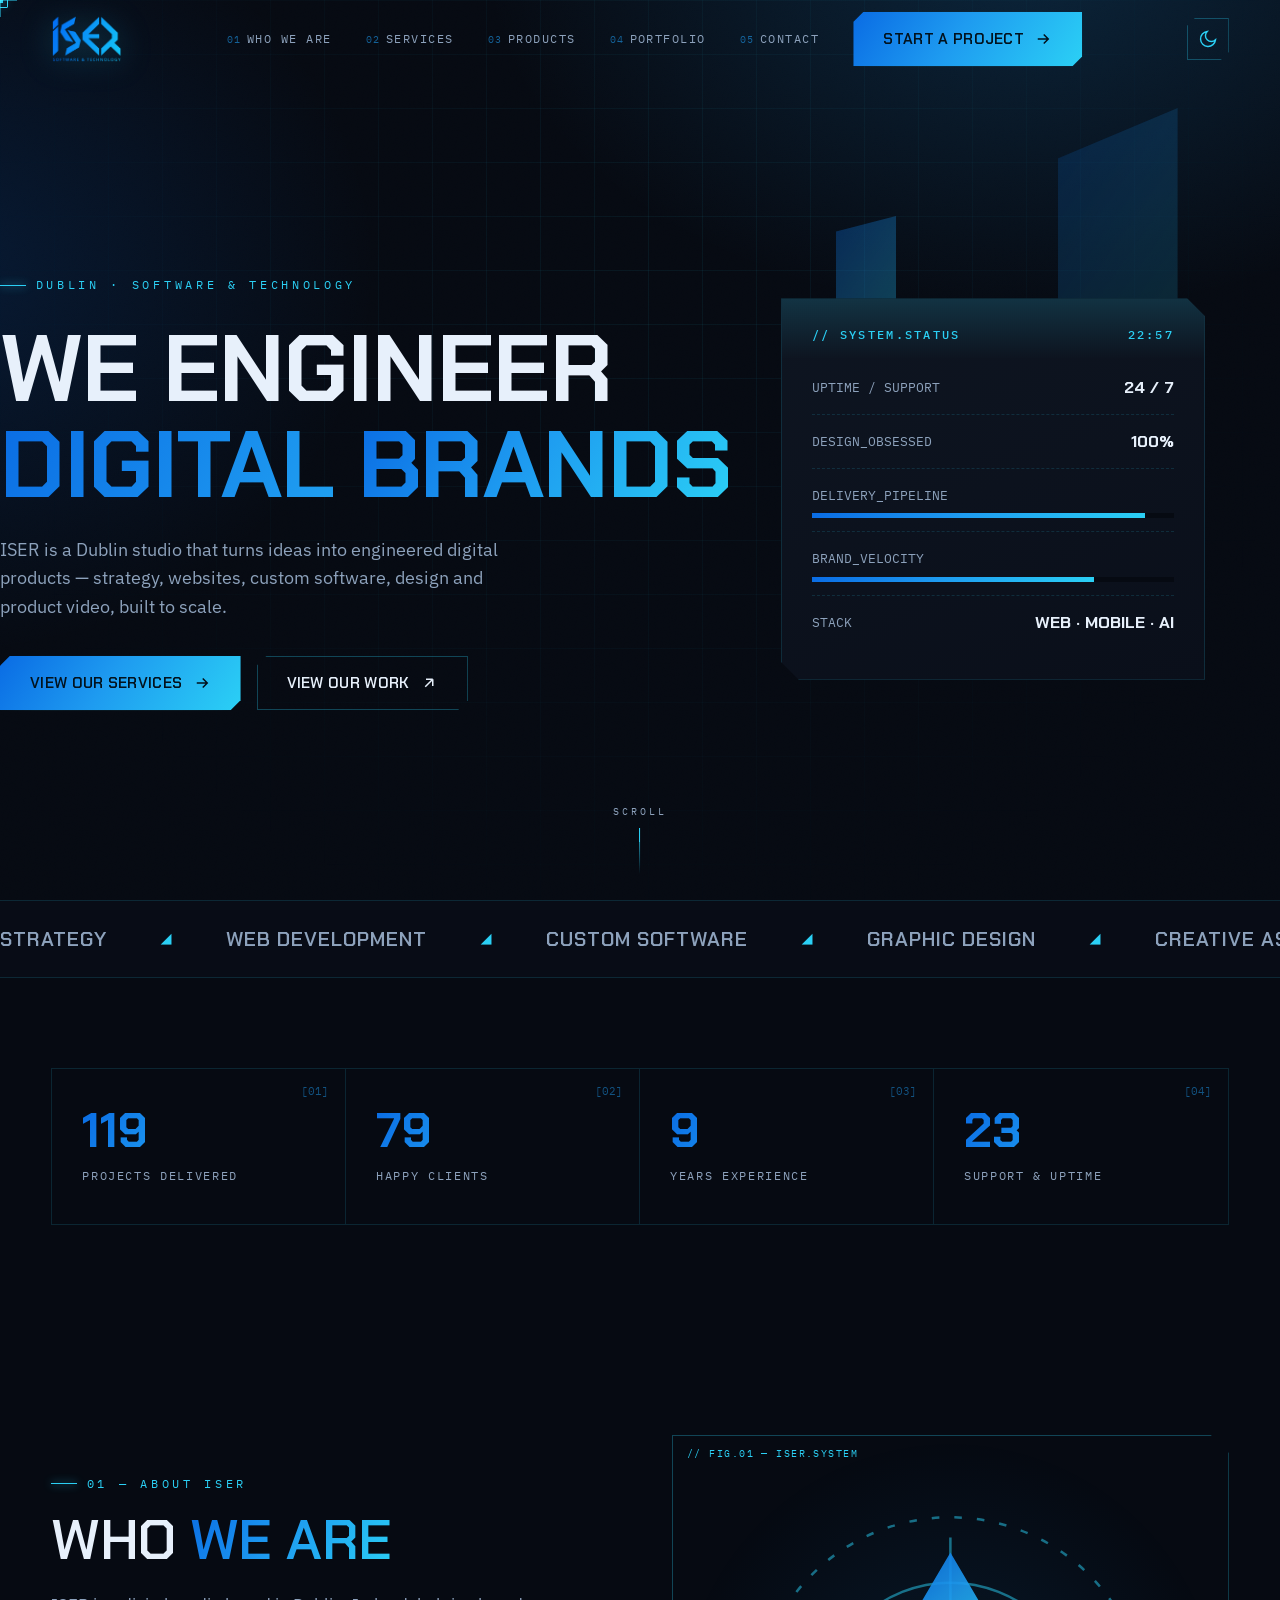
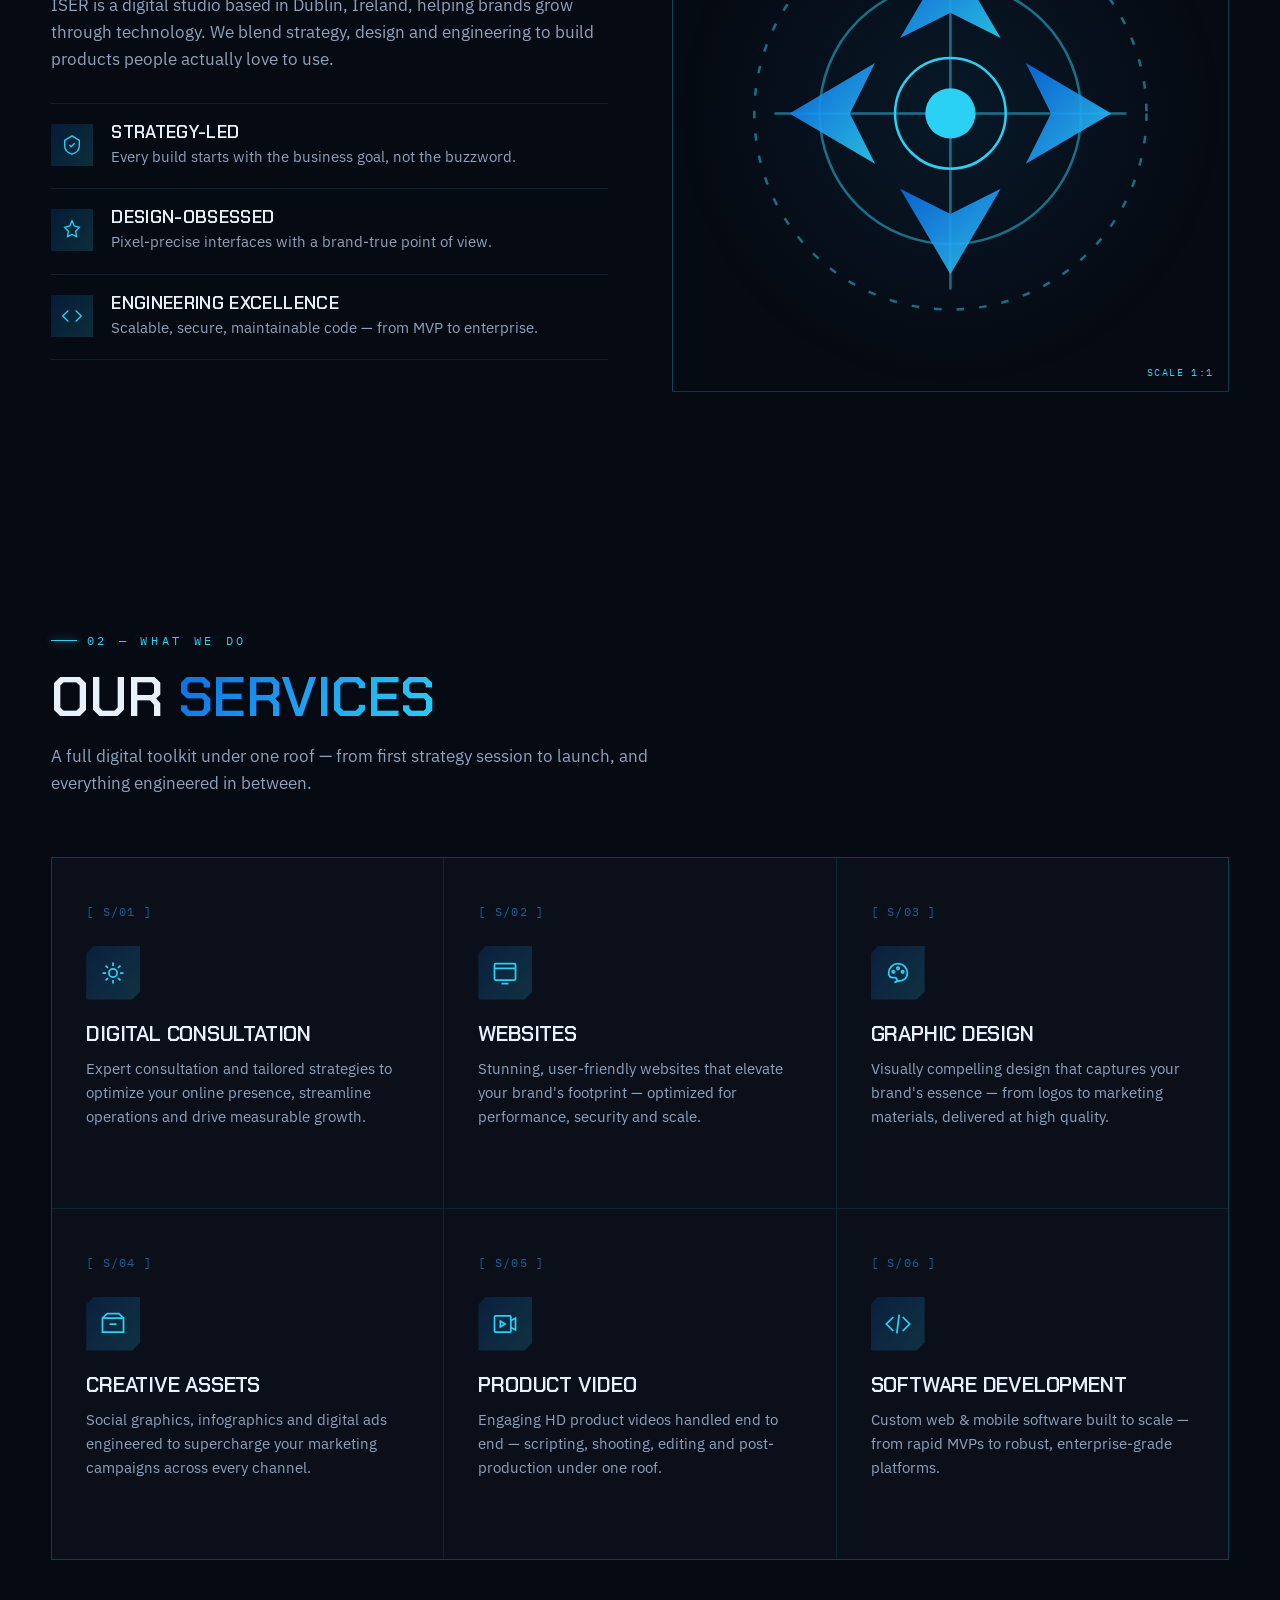
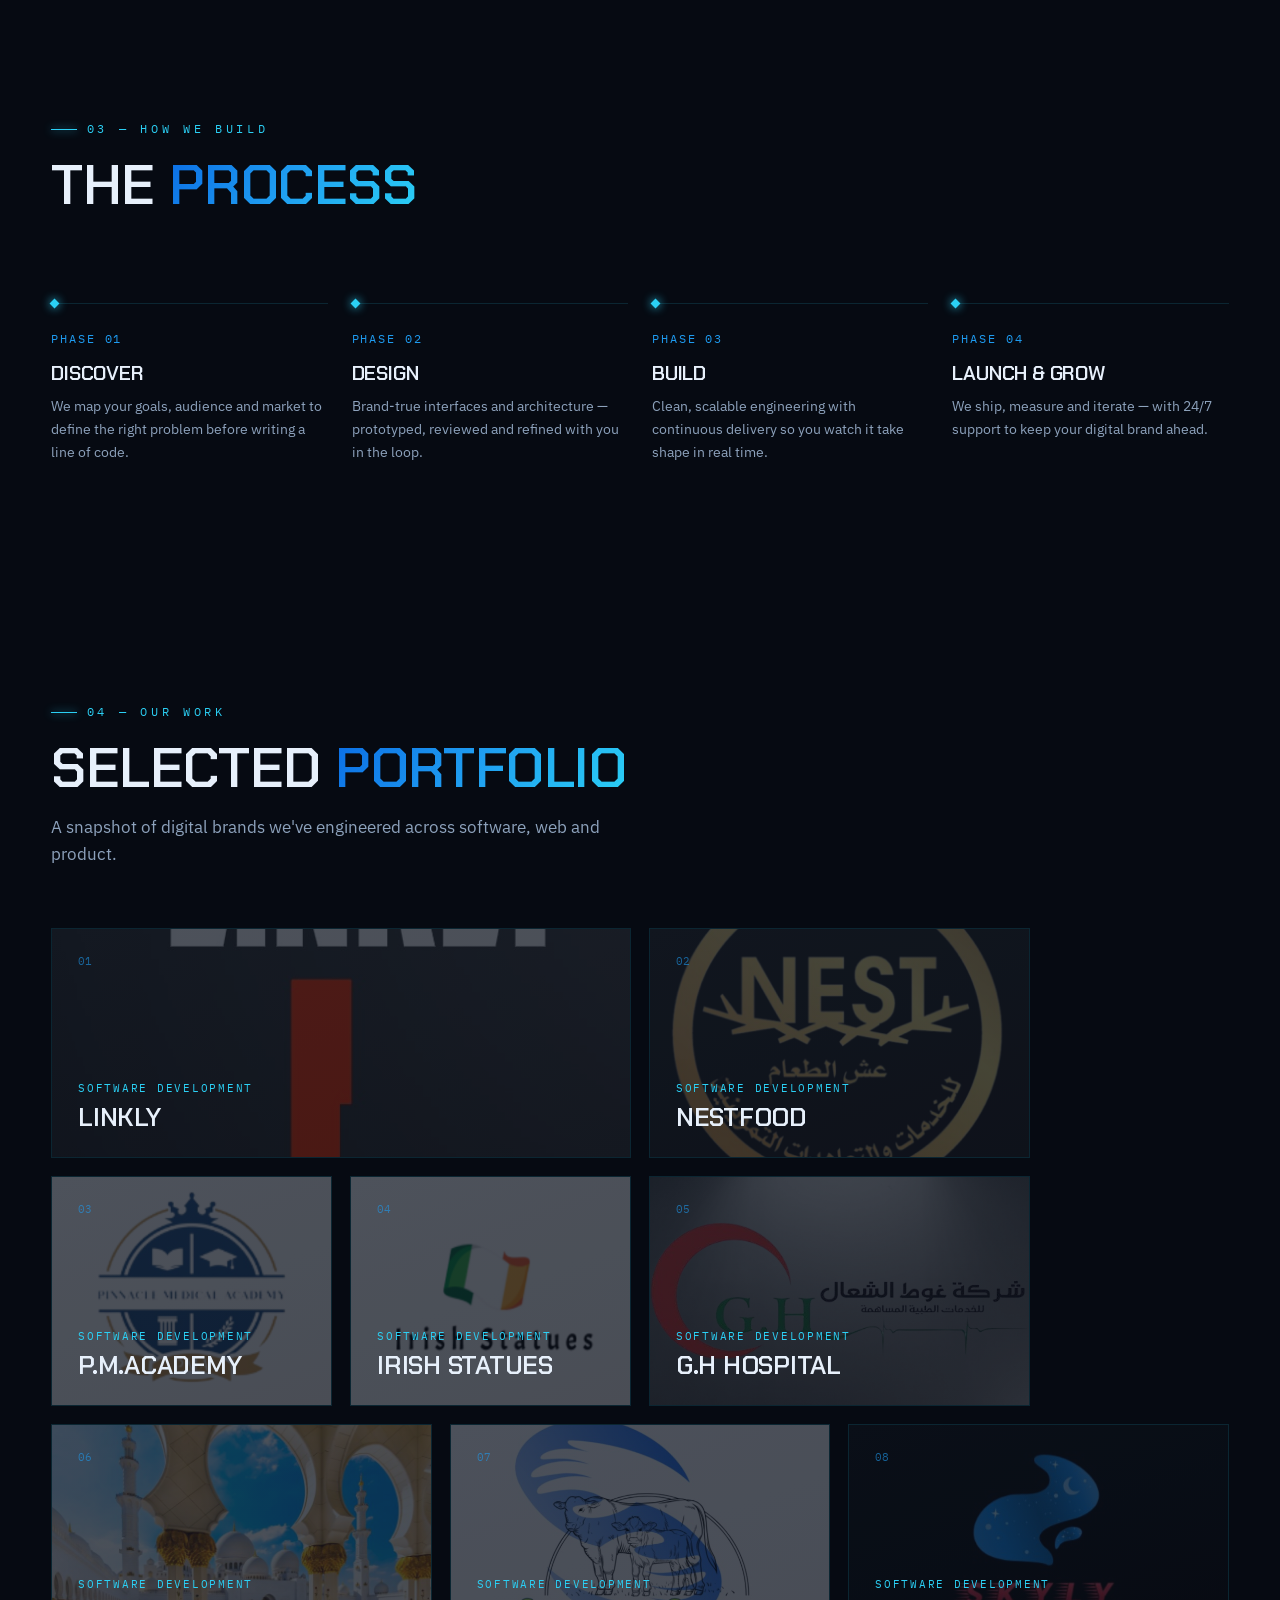
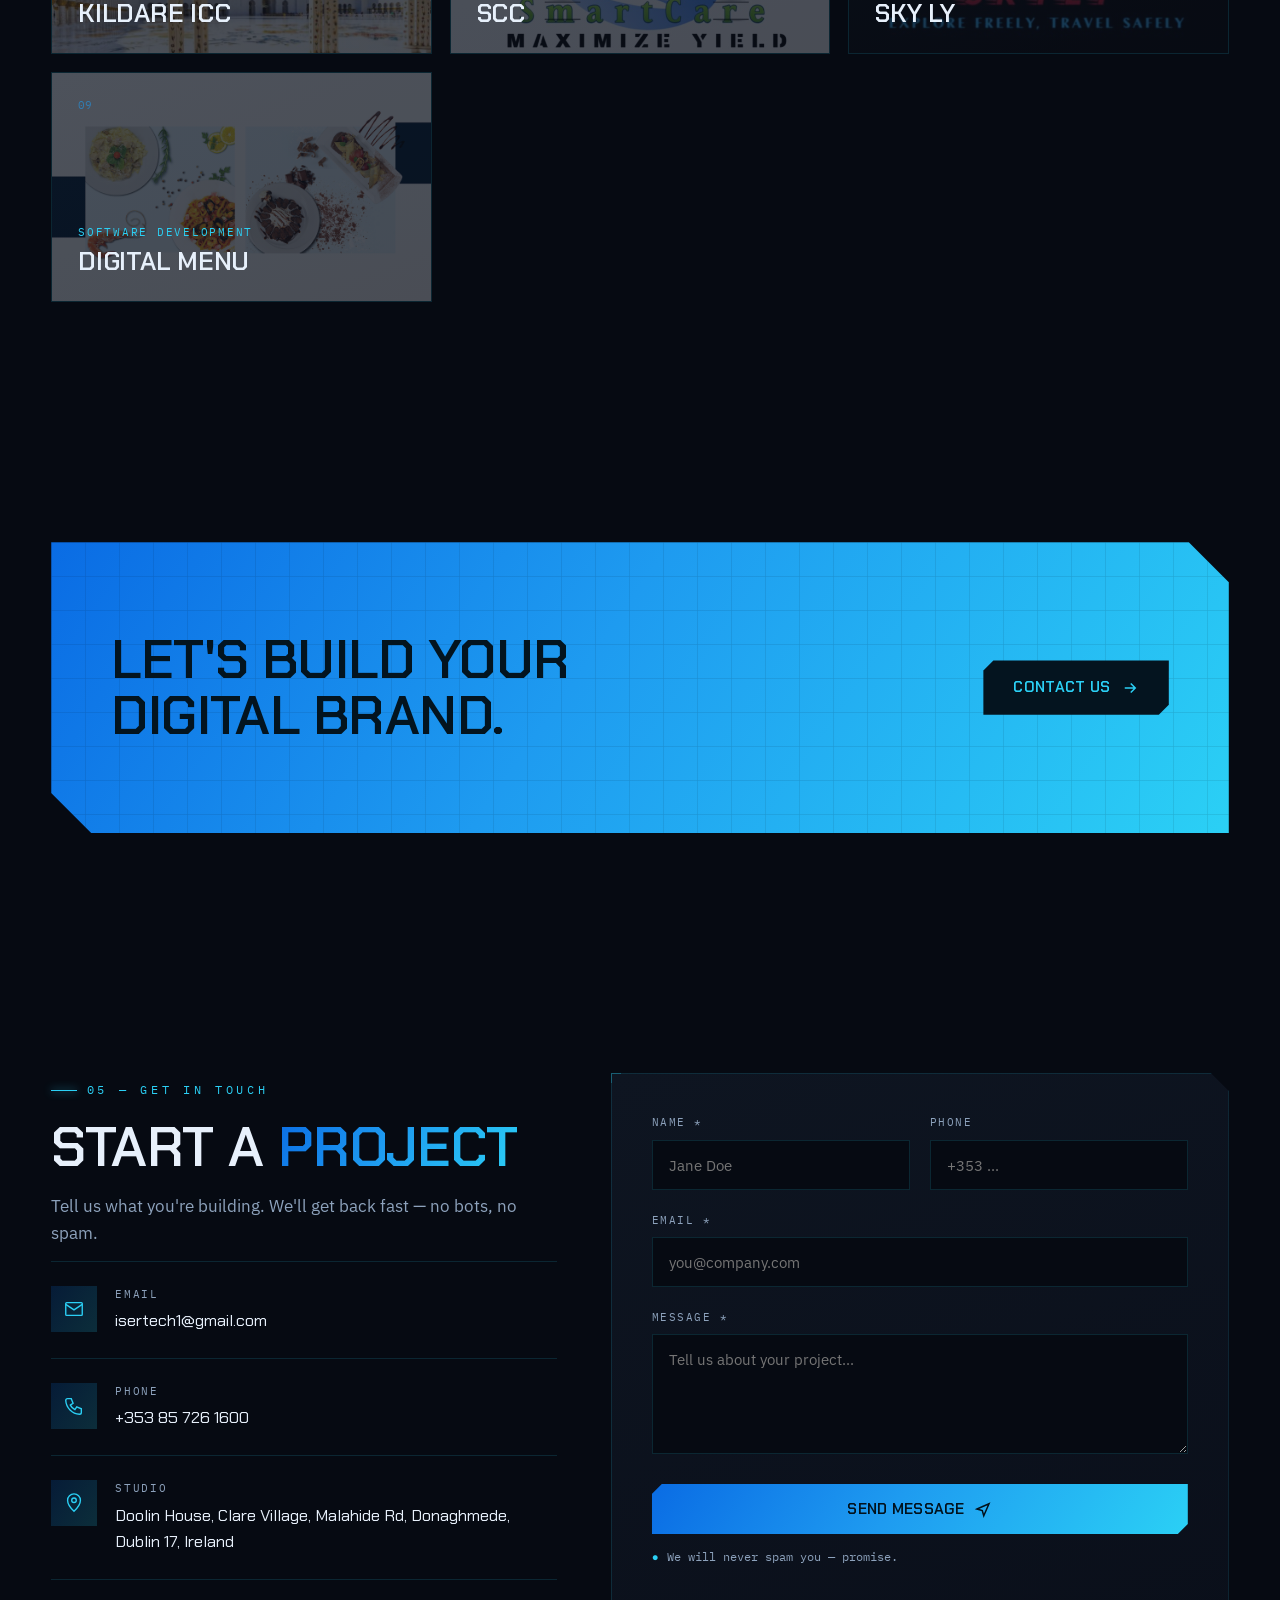
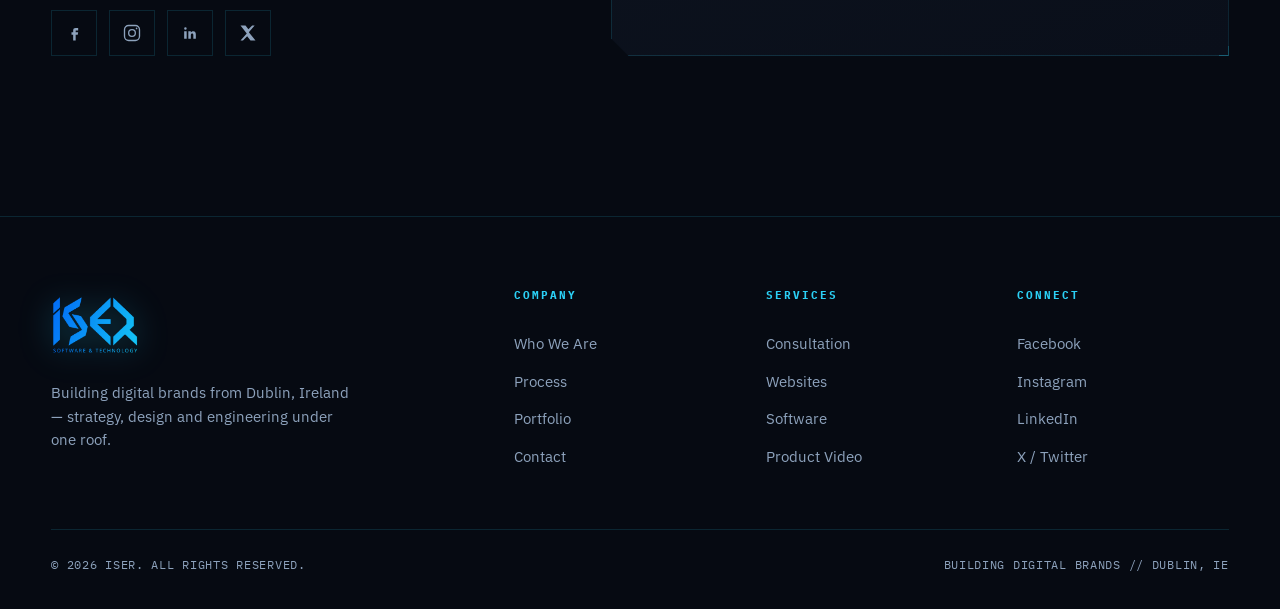
<file: index.html>
<!DOCTYPE html>
<html lang="en">
<head>
<meta charset="UTF-8" />
<meta name="viewport" content="width=device-width, initial-scale=1.0" />
<title>ISER — Software &amp; Technology · Building Digital Brands</title>
<meta name="description" content="ISER is a Dublin-based software & technology studio. We engineer digital brands — strategy, websites, software, graphic design, creative assets and product video." />
<meta name="theme-color" content="#060A12" />
<link rel="icon" href="data:image/svg+xml,%3Csvg xmlns='http://www.w3.org/2000/svg' viewBox='0 0 40 44'%3E%3Cdefs%3E%3ClinearGradient id='g' x1='0' y1='0' x2='1' y2='1'%3E%3Cstop offset='0' stop-color='%230A6CE4'/%3E%3Cstop offset='1' stop-color='%232BD0F5'/%3E%3C/linearGradient%3E%3C/defs%3E%3Cpath d='M2 7 L9 4 L9 33 L2 36 Z' fill='url(%23g)'/%3E%3Cpath d='M14 4 L26 9 L20 14 L14 11 Z' fill='url(%23g)'/%3E%3Cpath d='M14 16 L26 11 L26 21 L14 26 Z' fill='url(%23g)'/%3E%3Cpath d='M14 28 L26 23 L20 33 L14 40 Z' fill='url(%23g)'/%3E%3Cpath d='M30 4 L38 9 L38 20 L30 24 L34 14 Z' fill='url(%23g)'/%3E%3Cpath d='M30 26 L38 23 L38 40 L30 40 Z' fill='url(%23g)'/%3E%3C/svg%3E" />
<meta property="og:type" content="website" />
<meta property="og:site_name" content="ISER" />
<meta property="og:title" content="ISER — Software &amp; Technology" />
<meta property="og:description" content="We engineer digital brands — strategy, websites, custom software, design & product video. Dublin, Ireland." />
<meta name="twitter:card" content="summary_large_image" />
<meta name="twitter:title" content="ISER — Software &amp; Technology" />
<meta name="twitter:description" content="We engineer digital brands. Dublin, Ireland." />
<script>(function(){try{if(localStorage.getItem('iser-theme')==='light')document.documentElement.setAttribute('data-theme','light');}catch(e){}})();</script>
<link rel="preconnect" href="https://fonts.googleapis.com" />
<link rel="preconnect" href="https://fonts.gstatic.com" crossorigin />
<link href="https://fonts.googleapis.com/css2?family=Chakra+Petch:wght@400;500;600;700&family=IBM+Plex+Mono:wght@400;500;600&family=IBM+Plex+Sans:wght@400;500;600;700&display=swap" rel="stylesheet" />
<link rel="stylesheet" href="assets/iser.css" />
</head>
<body>
<a class="skip" href="#about">Skip to content</a>
<div class="bg-field"></div>
<div class="bg-grid"></div>
<div class="bg-noise"></div>
<div class="progress" id="progress"></div>
<div class="reticle" id="reticle"><i></i></div>
<div class="dot-follow" id="dot"></div>

<!-- shared gradient def for footer logo -->
<svg width="0" height="0" style="position:absolute" aria-hidden="true"><defs>
  <linearGradient id="lg" x1="0" y1="0" x2="1" y2="1">
    <stop offset="0" stop-color="#0A6CE4"/><stop offset=".5" stop-color="#1E9BF0"/><stop offset="1" stop-color="#2BD0F5"/>
  </linearGradient>
</defs></svg>

<!-- ============ HEADER ============ -->
<header id="header">
  <div class="wrap nav">
    <a href="#top" class="brand" aria-label="ISER — Software &amp; Technology, home" data-hot>
      <img src="logo.png" alt="ISER — Software &amp; Technology" class="brand-logo" width="72" height="50" />
    </a>
    <nav class="menu">
      <a class="lnk" href="#about"><span>01</span>Who We Are</a>
      <a class="lnk" href="#services"><span>02</span>Services</a>
      <a class="lnk" href="products.html"><span>03</span>Products</a>
      <a class="lnk" href="#work"><span>04</span>Portfolio</a>
      <a class="lnk" href="#contact"><span>05</span>Contact</a>
      <a class="btn btn-primary" href="#contact" data-hot>Start a Project
        <svg viewBox="0 0 24 24" fill="none" stroke="currentColor" stroke-width="2"><path d="M5 12h14M13 6l6 6-6 6"/></svg>
      </a>
    </nav>
    <div class="nav-right">
      <button class="theme-toggle" id="themeToggle" aria-label="Toggle colour theme" data-hot></button>
      <button class="burger" id="burger" aria-label="Menu"><span></span><span></span><span></span></button>
    </div>
  </div>
</header>
<div class="mobile-menu" id="mobileMenu">
  <a href="#about">Who We Are</a>
  <a href="#services">Services</a>
  <a href="products.html">Products</a>
  <a href="#work">Portfolio</a>
  <a href="#contact">Contact</a>
  <a class="btn btn-primary" href="#contact">Start a Project</a>
</div>

<!-- ============ HERO ============ -->
<section class="hero" id="top">
  <div class="hero-shards">
    <div class="shard s1"></div><div class="shard s2"></div><div class="shard s3"></div>
  </div>
  <div class="wrap hero-grid">
    <div class="hero-copy">
      <span class="eyebrow">DUBLIN · SOFTWARE &amp; TECHNOLOGY</span>
      <h1>
        <span class="line"><span class="up">WE ENGINEER</span></span>
        <span class="line"><span class="up grad-text">DIGITAL&nbsp;<span class="rotator" id="rotator"><span class="ghost">BRANDS</span><span class="word in">BRANDS</span></span></span></span>
      </h1>
      <p class="sub">ISER is a Dublin studio that turns ideas into engineered digital products — strategy, websites, custom software, design and product video, built to scale.</p>
      <div class="hero-cta">
        <a class="btn btn-primary" href="#services" data-hot>View Our Services
          <svg viewBox="0 0 24 24" fill="none" stroke="currentColor" stroke-width="2"><path d="M5 12h14M13 6l6 6-6 6"/></svg>
        </a>
        <a class="btn btn-ghost" href="#work" data-hot>View Our Work
          <svg viewBox="0 0 24 24" fill="none" stroke="currentColor" stroke-width="2"><path d="M7 17 17 7M17 7H8M17 7v9"/></svg>
        </a>
      </div>
    </div>
    <div class="hero-card cut" aria-hidden="true">
      <div class="scan"></div>
      <h4><span>// SYSTEM.STATUS</span><span id="clock">--:--</span></h4>
      <div class="hc-row"><span>UPTIME / SUPPORT</span><b>24 / 7</b></div>
      <div class="hc-row"><span>DESIGN_OBSESSED</span><b>100%</b></div>
      <div class="hc-row"><div style="flex:1"><span>DELIVERY_PIPELINE</span><div class="hc-bar"><i data-bar="92"></i></div></div></div>
      <div class="hc-row"><div style="flex:1"><span>BRAND_VELOCITY</span><div class="hc-bar"><i data-bar="78"></i></div></div></div>
      <div class="hc-row"><span>STACK</span><b>WEB · MOBILE · AI</b></div>
    </div>
  </div>
  <div class="scroll-ind"><span>SCROLL</span><div class="bar"></div></div>
</section>

<!-- ============ MARQUEE ============ -->
<div class="marquee" aria-hidden="true">
  <div class="marquee-track">
    <span>STRATEGY</span><span>WEB DEVELOPMENT</span><span>CUSTOM SOFTWARE</span><span>GRAPHIC DESIGN</span><span>CREATIVE ASSETS</span><span>PRODUCT VIDEO</span>
    <span>STRATEGY</span><span>WEB DEVELOPMENT</span><span>CUSTOM SOFTWARE</span><span>GRAPHIC DESIGN</span><span>CREATIVE ASSETS</span><span>PRODUCT VIDEO</span>
  </div>
</div>

<!-- ============ STATS ============ -->
<section class="section" style="padding:90px 0">
  <div class="wrap">
    <div class="stats reveal">
      <div class="stat"><span class="tick">[01]</span><div class="num" data-count="120" data-suffix="+">0</div><div class="lbl">Projects Delivered</div></div>
      <div class="stat"><span class="tick">[02]</span><div class="num" data-count="80" data-suffix="+">0</div><div class="lbl">Happy Clients</div></div>
      <div class="stat"><span class="tick">[03]</span><div class="num" data-count="10" data-suffix="+">0</div><div class="lbl">Years Experience</div></div>
      <div class="stat"><span class="tick">[04]</span><div class="num" data-count="24" data-suffix="/7">0</div><div class="lbl">Support &amp; Uptime</div></div>
    </div>
  </div>
</section>

<!-- ============ ABOUT ============ -->
<section class="section" id="about">
  <div class="wrap about-grid">
    <div class="reveal">
      <span class="eyebrow">01 — ABOUT ISER</span>
      <div class="section-head" style="margin-bottom:24px;margin-top:18px">
        <h2>Who <span class="grad-text">We Are</span></h2>
      </div>
      <p class="lead">ISER is a digital studio based in Dublin, Ireland, helping brands grow through technology. We blend strategy, design and engineering to build products people actually love to use.</p>
      <ul class="values">
        <li>
          <span class="vi"><svg viewBox="0 0 24 24" fill="none" stroke="currentColor" stroke-width="1.5"><path d="M12 2 4 7v6c0 5 3.5 7.5 8 9 4.5-1.5 8-4 8-9V7l-8-5Z"/><path d="m9 12 2 2 4-4"/></svg></span>
          <div><h4>Strategy-led</h4><p>Every build starts with the business goal, not the buzzword.</p></div>
        </li>
        <li>
          <span class="vi"><svg viewBox="0 0 24 24" fill="none" stroke="currentColor" stroke-width="1.5"><path d="m12 2 2.4 5.6L20 9.2l-4 4.2.9 5.8L12 16.8 7.1 19.2 8 13.4l-4-4.2 5.6-1.6L12 2Z"/></svg></span>
          <div><h4>Design-obsessed</h4><p>Pixel-precise interfaces with a brand-true point of view.</p></div>
        </li>
        <li>
          <span class="vi"><svg viewBox="0 0 24 24" fill="none" stroke="currentColor" stroke-width="1.5"><path d="m8 6-6 6 6 6M16 6l6 6-6 6"/></svg></span>
          <div><h4>Engineering excellence</h4><p>Scalable, secure, maintainable code — from MVP to enterprise.</p></div>
        </li>
      </ul>
    </div>
    <div class="reveal d2">
      <div class="blueprint cut-tr">
        <span class="bp-label tl">// FIG.01 — ISER.SYSTEM</span>
        <span class="bp-label br">SCALE 1:1</span>
        <svg viewBox="0 0 200 200">
          <g stroke="rgba(43,208,245,.5)" stroke-width="1" fill="none">
            <circle cx="100" cy="100" r="78" stroke-dasharray="3 6"/>
            <circle cx="100" cy="100" r="52"/>
            <path class="draw" d="M30 100 H170 M100 30 V170"/>
          </g>
          <g fill="url(#lg)" opacity=".9">
            <path d="M100 36 L120 70 L100 60 L80 70 Z"/>
            <path d="M164 100 L130 120 L140 100 L130 80 Z"/>
            <path d="M100 164 L80 130 L100 140 L120 130 Z"/>
            <path d="M36 100 L70 80 L60 100 L70 120 Z"/>
          </g>
          <circle cx="100" cy="100" r="10" fill="#2BD0F5"/>
          <circle cx="100" cy="100" r="22" stroke="#2BD0F5" fill="none" stroke-width="1" class="pulse"/>
        </svg>
      </div>
    </div>
  </div>
</section>

<!-- ============ SERVICES ============ -->
<section class="section" id="services">
  <div class="wrap">
    <div class="section-head reveal">
      <span class="eyebrow">02 — WHAT WE DO</span>
      <h2>Our <span class="grad-text">Services</span></h2>
      <p class="lead">A full digital toolkit under one roof — from first strategy session to launch, and everything engineered in between.</p>
    </div>
    <div class="svc-grid">
      <article class="svc reveal" data-hot>
        <span class="snum">[ S/01 ]</span>
        <div class="ic"><svg viewBox="0 0 24 24"><path d="M12 3v3M12 18v3M3 12h3M18 12h3M5.6 5.6l2.1 2.1M16.3 16.3l2.1 2.1M18.4 5.6l-2.1 2.1M7.7 16.3l-2.1 2.1"/><circle cx="12" cy="12" r="3.5"/></svg></div>
        <h3>Digital Consultation</h3>
        <p>Expert consultation and tailored strategies to optimize your online presence, streamline operations and drive measurable growth.</p>
        <span class="more">Explore →</span>
      </article>
      <article class="svc reveal d1" data-hot>
        <span class="snum">[ S/02 ]</span>
        <div class="ic"><svg viewBox="0 0 24 24"><rect x="3" y="4" width="18" height="14" rx="1"/><path d="M3 8h18M6.5 6h.01M9 6h.01"/><path d="M9 21h6"/></svg></div>
        <h3>Websites</h3>
        <p>Stunning, user-friendly websites that elevate your brand's footprint — optimized for performance, security and scale.</p>
        <span class="more">Explore →</span>
      </article>
      <article class="svc reveal d2" data-hot>
        <span class="snum">[ S/03 ]</span>
        <div class="ic"><svg viewBox="0 0 24 24"><path d="M12 19c4 0 8-2 8-7a8 8 0 1 0-16 0c0 3 2 4 4 4h1a2 2 0 0 1 0 4Z"/><circle cx="8" cy="11" r="1"/><circle cx="12" cy="8" r="1"/><circle cx="16" cy="11" r="1"/></svg></div>
        <h3>Graphic Design</h3>
        <p>Visually compelling design that captures your brand's essence — from logos to marketing materials, delivered at high quality.</p>
        <span class="more">Explore →</span>
      </article>
      <article class="svc reveal" data-hot>
        <span class="snum">[ S/04 ]</span>
        <div class="ic"><svg viewBox="0 0 24 24"><path d="M3 7h18v12H3z"/><path d="M3 7 7 3h10l4 4M9 12h6"/></svg></div>
        <h3>Creative Assets</h3>
        <p>Social graphics, infographics and digital ads engineered to supercharge your marketing campaigns across every channel.</p>
        <span class="more">Explore →</span>
      </article>
      <article class="svc reveal d1" data-hot>
        <span class="snum">[ S/05 ]</span>
        <div class="ic"><svg viewBox="0 0 24 24"><rect x="3" y="5" width="14" height="14" rx="1"/><path d="m17 9 4-2v10l-4-2M8 9.5v5l4-2.5-4-2.5Z"/></svg></div>
        <h3>Product Video</h3>
        <p>Engaging HD product videos handled end to end — scripting, shooting, editing and post-production under one roof.</p>
        <span class="more">Explore →</span>
      </article>
      <article class="svc reveal d2" data-hot>
        <span class="snum">[ S/06 ]</span>
        <div class="ic"><svg viewBox="0 0 24 24"><path d="m8 6-6 6 6 6M16 6l6 6-6 6M13 4l-2 16"/></svg></div>
        <h3>Software Development</h3>
        <p>Custom web &amp; mobile software built to scale — from rapid MVPs to robust, enterprise-grade platforms.</p>
        <span class="more">Explore →</span>
      </article>
    </div>
  </div>
</section>

<!-- ============ PROCESS ============ -->
<section class="section" id="process" style="padding-top:40px">
  <div class="wrap">
    <div class="section-head reveal">
      <span class="eyebrow">03 — HOW WE BUILD</span>
      <h2>The <span class="grad-text">Process</span></h2>
    </div>
    <div class="process">
      <div class="step reveal"><div class="line"></div><div class="pn">PHASE 01</div><h4>Discover</h4><p>We map your goals, audience and market to define the right problem before writing a line of code.</p></div>
      <div class="step reveal d1"><div class="line"></div><div class="pn">PHASE 02</div><h4>Design</h4><p>Brand-true interfaces and architecture — prototyped, reviewed and refined with you in the loop.</p></div>
      <div class="step reveal d2"><div class="line"></div><div class="pn">PHASE 03</div><h4>Build</h4><p>Clean, scalable engineering with continuous delivery so you watch it take shape in real time.</p></div>
      <div class="step reveal d3"><div class="line"></div><div class="pn">PHASE 04</div><h4>Launch &amp; Grow</h4><p>We ship, measure and iterate — with 24/7 support to keep your digital brand ahead.</p></div>
    </div>
  </div>
</section>

<!-- ============ PORTFOLIO ============ -->
<section class="section" id="work">
  <div class="wrap">
    <div class="section-head reveal">
      <span class="eyebrow">04 — OUR WORK</span>
      <h2>Selected <span class="grad-text">Portfolio</span></h2>
      <p class="lead">A snapshot of digital brands we've engineered across software, web and product.</p>
    </div>
    <div class="port-grid">
      <a class="proj lg reveal" href="project.html?id=linkly" data-hot><img class="pbg" src="assets/projects/linkly.jpg" alt="" loading="lazy"><span class="pnum">01</span><span class="view"><svg viewBox="0 0 24 24" fill="none" stroke="currentColor" stroke-width="2"><path d="M7 17 17 7M17 7H8M17 7v9"/></svg></span><span class="ptag">Software Development</span><h3>Linkly</h3></a>
      <a class="proj md reveal d1" href="project.html?id=nestfood" data-hot><img class="pbg" src="assets/projects/nestfood.png" alt="" loading="lazy"><span class="pnum">02</span><span class="view"><svg viewBox="0 0 24 24" fill="none" stroke="currentColor" stroke-width="2"><path d="M7 17 17 7M17 7H8M17 7v9"/></svg></span><span class="ptag">Software Development</span><h3>Nestfood</h3></a>
      <a class="proj sm reveal d2" href="project.html?id=pm-academy" data-hot><img class="pbg" src="assets/projects/pm-academy.png" alt="" loading="lazy"><span class="pnum">03</span><span class="view"><svg viewBox="0 0 24 24" fill="none" stroke="currentColor" stroke-width="2"><path d="M7 17 17 7M17 7H8M17 7v9"/></svg></span><span class="ptag">Software Development</span><h3>p.m.academy</h3></a>
      <a class="proj sm reveal" href="project.html?id=irish-statues" data-hot><img class="pbg" src="assets/projects/irish-statues.png" alt="" loading="lazy"><span class="pnum">04</span><span class="view"><svg viewBox="0 0 24 24" fill="none" stroke="currentColor" stroke-width="2"><path d="M7 17 17 7M17 7H8M17 7v9"/></svg></span><span class="ptag">Software Development</span><h3>Irish Statues</h3></a>
      <a class="proj md reveal d1" href="project.html?id=gh-hospital" data-hot><img class="pbg" src="assets/projects/gh-hospital.png" alt="" loading="lazy"><span class="pnum">05</span><span class="view"><svg viewBox="0 0 24 24" fill="none" stroke="currentColor" stroke-width="2"><path d="M7 17 17 7M17 7H8M17 7v9"/></svg></span><span class="ptag">Software Development</span><h3>G.H Hospital</h3></a>
      <a class="proj md reveal d2" href="project.html?id=kildare-icc" data-hot><img class="pbg" src="assets/projects/kildare-icc.jpg" alt="" loading="lazy"><span class="pnum">06</span><span class="view"><svg viewBox="0 0 24 24" fill="none" stroke="currentColor" stroke-width="2"><path d="M7 17 17 7M17 7H8M17 7v9"/></svg></span><span class="ptag">Software Development</span><h3>Kildare ICC</h3></a>
      <a class="proj col4 reveal" href="project.html?id=scc" data-hot><img class="pbg" src="assets/projects/scc.jpg" alt="" loading="lazy"><span class="pnum">07</span><span class="view"><svg viewBox="0 0 24 24" fill="none" stroke="currentColor" stroke-width="2"><path d="M7 17 17 7M17 7H8M17 7v9"/></svg></span><span class="ptag">Software Development</span><h3>SCC</h3></a>
      <a class="proj col4 reveal d1" href="project.html?id=sky-ly" data-hot><img class="pbg" src="assets/projects/sky-ly.jpg" alt="" loading="lazy"><span class="pnum">08</span><span class="view"><svg viewBox="0 0 24 24" fill="none" stroke="currentColor" stroke-width="2"><path d="M7 17 17 7M17 7H8M17 7v9"/></svg></span><span class="ptag">Software Development</span><h3>SKY LY</h3></a>
      <a class="proj col4 reveal d2" href="project.html?id=digital-menu" data-hot><img class="pbg" src="assets/projects/digital-menu.jpg" alt="" loading="lazy"><span class="pnum">09</span><span class="view"><svg viewBox="0 0 24 24" fill="none" stroke="currentColor" stroke-width="2"><path d="M7 17 17 7M17 7H8M17 7v9"/></svg></span><span class="ptag">Software Development</span><h3>Digital Menu</h3></a>
    </div>
  </div>
</section>

<!-- ============ CTA BAND ============ -->
<section class="section">
  <div class="wrap">
    <div class="cta-band reveal">
      <div class="inner">
        <h2>Let's build your digital brand.</h2>
        <a class="btn btn-dark" href="#contact" data-hot>Contact Us
          <svg viewBox="0 0 24 24" fill="none" stroke="currentColor" stroke-width="2"><path d="M5 12h14M13 6l6 6-6 6"/></svg>
        </a>
      </div>
    </div>
  </div>
</section>

<!-- ============ CONTACT ============ -->
<section class="section" id="contact">
  <div class="wrap contact-grid">
    <div class="reveal">
      <span class="eyebrow">05 — GET IN TOUCH</span>
      <div class="section-head" style="margin:18px 0 18px"><h2>Start a <span class="grad-text">Project</span></h2></div>
      <p class="lead" style="margin-bottom:14px">Tell us what you're building. We'll get back fast — no bots, no spam.</p>
      <div class="cinfo">
        <div class="row">
          <span class="ci"><svg viewBox="0 0 24 24"><rect x="3" y="5" width="18" height="14" rx="1"/><path d="m3 7 9 6 9-6"/></svg></span>
          <div><small>Email</small><a href="mailto:isertech1@gmail.com" data-hot>isertech1@gmail.com</a></div>
        </div>
        <div class="row">
          <span class="ci"><svg viewBox="0 0 24 24"><path d="M5 4h4l2 5-3 2a12 12 0 0 0 5 5l2-3 5 2v4a2 2 0 0 1-2 2A16 16 0 0 1 3 6a2 2 0 0 1 2-2Z"/></svg></span>
          <div><small>Phone</small><a href="tel:+353857261600" data-hot>+353 85 726 1600</a></div>
        </div>
        <div class="row">
          <span class="ci"><svg viewBox="0 0 24 24"><path d="M12 21s7-6.5 7-12a7 7 0 1 0-14 0c0 5.5 7 12 7 12Z"/><circle cx="12" cy="9" r="2.5"/></svg></span>
          <div><small>Studio</small><p>Doolin House, Clare Village, Malahide Rd, Donaghmede, Dublin 17, Ireland</p></div>
        </div>
      </div>
      <div class="socials">
        <a href="https://facebook.com/profile.php?id=100067185625061" target="_blank" rel="noopener" aria-label="Facebook" data-hot><svg viewBox="0 0 24 24" fill="currentColor"><path d="M14 9h3V6h-3c-2 0-3 1-3 3v2H9v3h2v7h3v-7h2.5l.5-3H14V9.5c0-.4.2-.5.6-.5Z"/></svg></a>
        <a href="https://instagram.com/iser0pp/" target="_blank" rel="noopener" aria-label="Instagram" data-hot><svg viewBox="0 0 24 24" fill="none" stroke="currentColor" stroke-width="1.6"><rect x="3" y="3" width="18" height="18" rx="5"/><circle cx="12" cy="12" r="4"/><circle cx="17.5" cy="6.5" r="1" fill="currentColor" stroke="none"/></svg></a>
        <a href="https://linkedin.com/in/iser-co-bb076230a/" target="_blank" rel="noopener" aria-label="LinkedIn" data-hot><svg viewBox="0 0 24 24" fill="currentColor"><path d="M6.5 8A1.5 1.5 0 1 0 6.5 5 1.5 1.5 0 0 0 6.5 8ZM5 10h3v9H5zM10 10h3v1.3c.5-.8 1.6-1.5 3-1.5 2.3 0 3 1.5 3 4V19h-3v-4.5c0-1.1-.4-1.8-1.4-1.8s-1.6.7-1.6 1.8V19h-3z"/></svg></a>
        <a href="https://twitter.com/isertech" target="_blank" rel="noopener" aria-label="X" data-hot><svg viewBox="0 0 24 24" fill="currentColor"><path d="M17 3h3l-7 8 8 10h-6l-4-5-5 5H3l7.5-8.5L3 3h6l3.5 4.5L17 3Z"/></svg></a>
      </div>
    </div>
    <form class="form cut reveal d2" id="contactForm" novalidate>
      <div class="ticks"><span></span><span></span><span></span><span></span></div>
      <div class="fgrid">
        <div class="field"><label for="name">Name *</label><input id="name" name="name" type="text" placeholder="Jane Doe" required /></div>
        <div class="field"><label for="phone">Phone</label><input id="phone" name="phone" type="tel" placeholder="+353 ..." /></div>
      </div>
      <div class="field full"><label for="email">Email *</label><input id="email" name="email" type="email" placeholder="you@company.com" required /></div>
      <div class="field full"><label for="message">Message *</label><textarea id="message" name="message" placeholder="Tell us about your project..." required></textarea></div>
      <button class="btn btn-primary" type="submit" style="width:100%;justify-content:center" data-hot id="submitBtn">Send Message
        <svg viewBox="0 0 24 24" fill="none" stroke="currentColor" stroke-width="2"><path d="m4 12 16-7-7 16-2-7-7-2Z"/></svg>
      </button>
      <p class="note"><b>●</b> We will never spam you — promise.</p>
    </form>
  </div>
</section>

<!-- ============ FOOTER ============ -->
<footer>
  <div class="wrap">
    <div class="top">
      <div class="fcol">
        <a href="#top" class="brand" style="margin-bottom:6px" data-hot>
          <img src="logo.png" alt="ISER — Software &amp; Technology" class="brand-logo footer-logo" width="89" height="62" />
        </a>
        <p class="ftag">Building digital brands from Dublin, Ireland — strategy, design and engineering under one roof.</p>
      </div>
      <div class="fcol">
        <h5>Company</h5>
        <a href="#about">Who We Are</a><a href="#process">Process</a><a href="#work">Portfolio</a><a href="#contact">Contact</a>
      </div>
      <div class="fcol">
        <h5>Services</h5>
        <a href="#services">Consultation</a><a href="#services">Websites</a><a href="#services">Software</a><a href="#services">Product Video</a>
      </div>
      <div class="fcol">
        <h5>Connect</h5>
        <a href="https://facebook.com/profile.php?id=100067185625061" target="_blank" rel="noopener">Facebook</a>
        <a href="https://instagram.com/iser0pp/" target="_blank" rel="noopener">Instagram</a>
        <a href="https://linkedin.com/in/iser-co-bb076230a/" target="_blank" rel="noopener">LinkedIn</a>
        <a href="https://twitter.com/isertech" target="_blank" rel="noopener">X / Twitter</a>
      </div>
    </div>
    <div class="bottom">
      <span>© 2026 ISER. ALL RIGHTS RESERVED.</span>
      <span>BUILDING DIGITAL BRANDS // DUBLIN, IE</span>
    </div>
  </div>
</footer>

<a class="totop" id="totop" href="#top" aria-label="Back to top">
  <svg viewBox="0 0 24 24" fill="none" stroke="currentColor" stroke-width="2"><path d="m6 14 6-6 6 6"/></svg>
</a>

<script>
/* ---------- custom cursor ---------- */
(function(){
  if(window.matchMedia('(max-width:900px)').matches) return;
  const ret=document.getElementById('reticle'),dot=document.getElementById('dot');
  let mx=0,my=0,dx=0,dy=0;
  addEventListener('mousemove',e=>{mx=e.clientX;my=e.clientY;ret.style.transform=`translate(${mx}px,${my}px)`;});
  (function loop(){dx+=(mx-dx)*.18;dy+=(my-dy)*.18;dot.style.transform=`translate(${dx}px,${dy}px)`;requestAnimationFrame(loop);})();
  document.querySelectorAll('a,button,input,textarea,[data-hot]').forEach(el=>{
    el.addEventListener('mouseenter',()=>ret.classList.add('hot'));
    el.addEventListener('mouseleave',()=>ret.classList.remove('hot'));
  });
  addEventListener('mousedown',()=>ret.classList.add('dot'));
  addEventListener('mouseup',()=>ret.classList.remove('dot'));
})();

/* ---------- header + progress + totop ---------- */
const header=document.getElementById('header'),progress=document.getElementById('progress'),totop=document.getElementById('totop');
addEventListener('scroll',()=>{
  const y=scrollY;
  header.classList.toggle('scrolled',y>40);
  totop.classList.toggle('show',y>700);
  const h=document.documentElement.scrollHeight-innerHeight;
  progress.style.width=(y/h*100)+'%';
},{passive:true});

/* ---------- mobile menu ---------- */
const burger=document.getElementById('burger'),mm=document.getElementById('mobileMenu');
burger.addEventListener('click',()=>{mm.classList.toggle('open');burger.classList.toggle('on');});
mm.querySelectorAll('a').forEach(a=>a.addEventListener('click',()=>mm.classList.remove('open')));

/* ---------- reveal on scroll ---------- */
const io=new IntersectionObserver((es)=>{es.forEach(e=>{if(e.isIntersecting){e.target.classList.add('show');io.unobserve(e.target);}});},{threshold:.14});
document.querySelectorAll('.reveal').forEach(el=>io.observe(el));

/* ---------- count up + bars ---------- */
const statsIO=new IntersectionObserver((es)=>{es.forEach(e=>{
  if(!e.isIntersecting)return;
  e.target.querySelectorAll('[data-count]').forEach(n=>{
    const to=+n.dataset.count,suf=n.dataset.suffix||'';const t0=performance.now(),dur=1500;
    (function tick(t){const p=Math.min((t-t0)/dur,1),val=Math.floor((1-Math.pow(1-p,3))*to);n.textContent=val+(p===1?suf:'');if(p<1)requestAnimationFrame(tick);})(t0);
  });
  e.target.querySelectorAll('[data-bar]').forEach(b=>b.style.width=b.dataset.bar+'%');
  statsIO.unobserve(e.target);
});},{threshold:.4});
document.querySelectorAll('.stats').forEach(s=>statsIO.observe(s));
// hero bars
addEventListener('load',()=>{setTimeout(()=>document.querySelectorAll('.hero-card [data-bar]').forEach(b=>b.style.width=b.dataset.bar+'%'),700);});

/* ---------- word rotator ---------- */
(function(){
  const words=['BRANDS','PRODUCTS','SOFTWARE','FUTURES','EXPERIENCES'];
  const r=document.getElementById('rotator');if(!r)return;
  const ghost=r.querySelector('.ghost');let cur=r.querySelector('.word'),i=0;
  setInterval(()=>{
    i=(i+1)%words.length;ghost.textContent=words[i];
    const next=document.createElement('span');next.className='word';next.textContent=words[i];r.appendChild(next);
    requestAnimationFrame(()=>{cur.classList.add('out');next.classList.add('in');});
    const old=cur;cur=next;setTimeout(()=>old.remove(),600);
  },2600);
})();

/* ---------- clock ---------- */
(function(){const c=document.getElementById('clock');if(!c)return;
  function up(){const d=new Date();c.textContent=String(d.getHours()).padStart(2,'0')+':'+String(d.getMinutes()).padStart(2,'0');}
  up();setInterval(up,10000);})();

/* ---------- active nav link ---------- */
const secs=[...document.querySelectorAll('section[id]')];
const navLinks=[...document.querySelectorAll('.menu a.lnk')];
addEventListener('scroll',()=>{
  let id='top';secs.forEach(s=>{if(scrollY>=s.offsetTop-140)id=s.id;});
  navLinks.forEach(a=>a.classList.toggle('active',a.getAttribute('href')==='#'+id));
},{passive:true});

/* ---------- subtle parallax on shards ---------- */
addEventListener('mousemove',e=>{
  const x=(e.clientX/innerWidth-.5),y=(e.clientY/innerHeight-.5);
  document.querySelectorAll('.shard').forEach((s,k)=>{const f=(k+1)*10;s.style.translate=`${x*f}px ${y*f}px`;});
},{passive:true});

/* ---------- form ---------- */
document.getElementById('contactForm').addEventListener('submit',function(ev){
  ev.preventDefault();const btn=document.getElementById('submitBtn');
  if(!this.checkValidity()){this.reportValidity();return;}
  btn.textContent='Sending...';btn.style.opacity='.7';
  setTimeout(()=>{btn.textContent='Message Sent ✓';btn.style.opacity='1';this.reset();
    setTimeout(()=>{btn.innerHTML='Send Message <svg viewBox="0 0 24 24" fill="none" stroke="currentColor" stroke-width="2"><path d="m4 12 16-7-7 16-2-7-7-2Z"/></svg>';},2600);
  },1100);
});

/* ---------- theme toggle ---------- */
(function(){
  var root=document.documentElement,btn=document.getElementById('themeToggle');if(!btn)return;
  var moon='<svg viewBox="0 0 24 24" fill="none" stroke="currentColor" stroke-width="1.7"><path d="M21 13A9 9 0 1 1 11 3a7 7 0 0 0 10 10Z"/></svg>';
  var sun='<svg viewBox="0 0 24 24" fill="none" stroke="currentColor" stroke-width="1.7"><circle cx="12" cy="12" r="4"/><path d="M12 2v2M12 20v2M2 12h2M20 12h2M5 5l1.4 1.4M17.6 17.6 19 19M19 5l-1.4 1.4M6.4 17.6 5 19"/></svg>';
  function paint(){var light=root.getAttribute('data-theme')==='light';btn.innerHTML=light?sun:moon;
    btn.setAttribute('aria-label',light?'Switch to dark mode':'Switch to light mode');}
  paint();
  btn.addEventListener('click',function(){
    var light=root.getAttribute('data-theme')==='light';
    if(light){root.removeAttribute('data-theme');}else{root.setAttribute('data-theme','light');}
    try{localStorage.setItem('iser-theme',light?'dark':'light');}catch(e){}
    paint();
  });
})();

/* ---------- magnetic primary buttons ---------- */
(function(){
  if(window.matchMedia('(max-width:900px)').matches)return;
  document.querySelectorAll('.btn-primary').forEach(function(b){
    b.addEventListener('mousemove',function(e){var r=b.getBoundingClientRect();
      var x=e.clientX-r.left-r.width/2,y=e.clientY-r.top-r.height/2;
      b.style.transform='translate('+(x*0.16)+'px,'+(y*0.16-3)+'px)';});
    b.addEventListener('mouseleave',function(){b.style.transform='';});
  });
})();
</script>
</body>
</html>
</file>
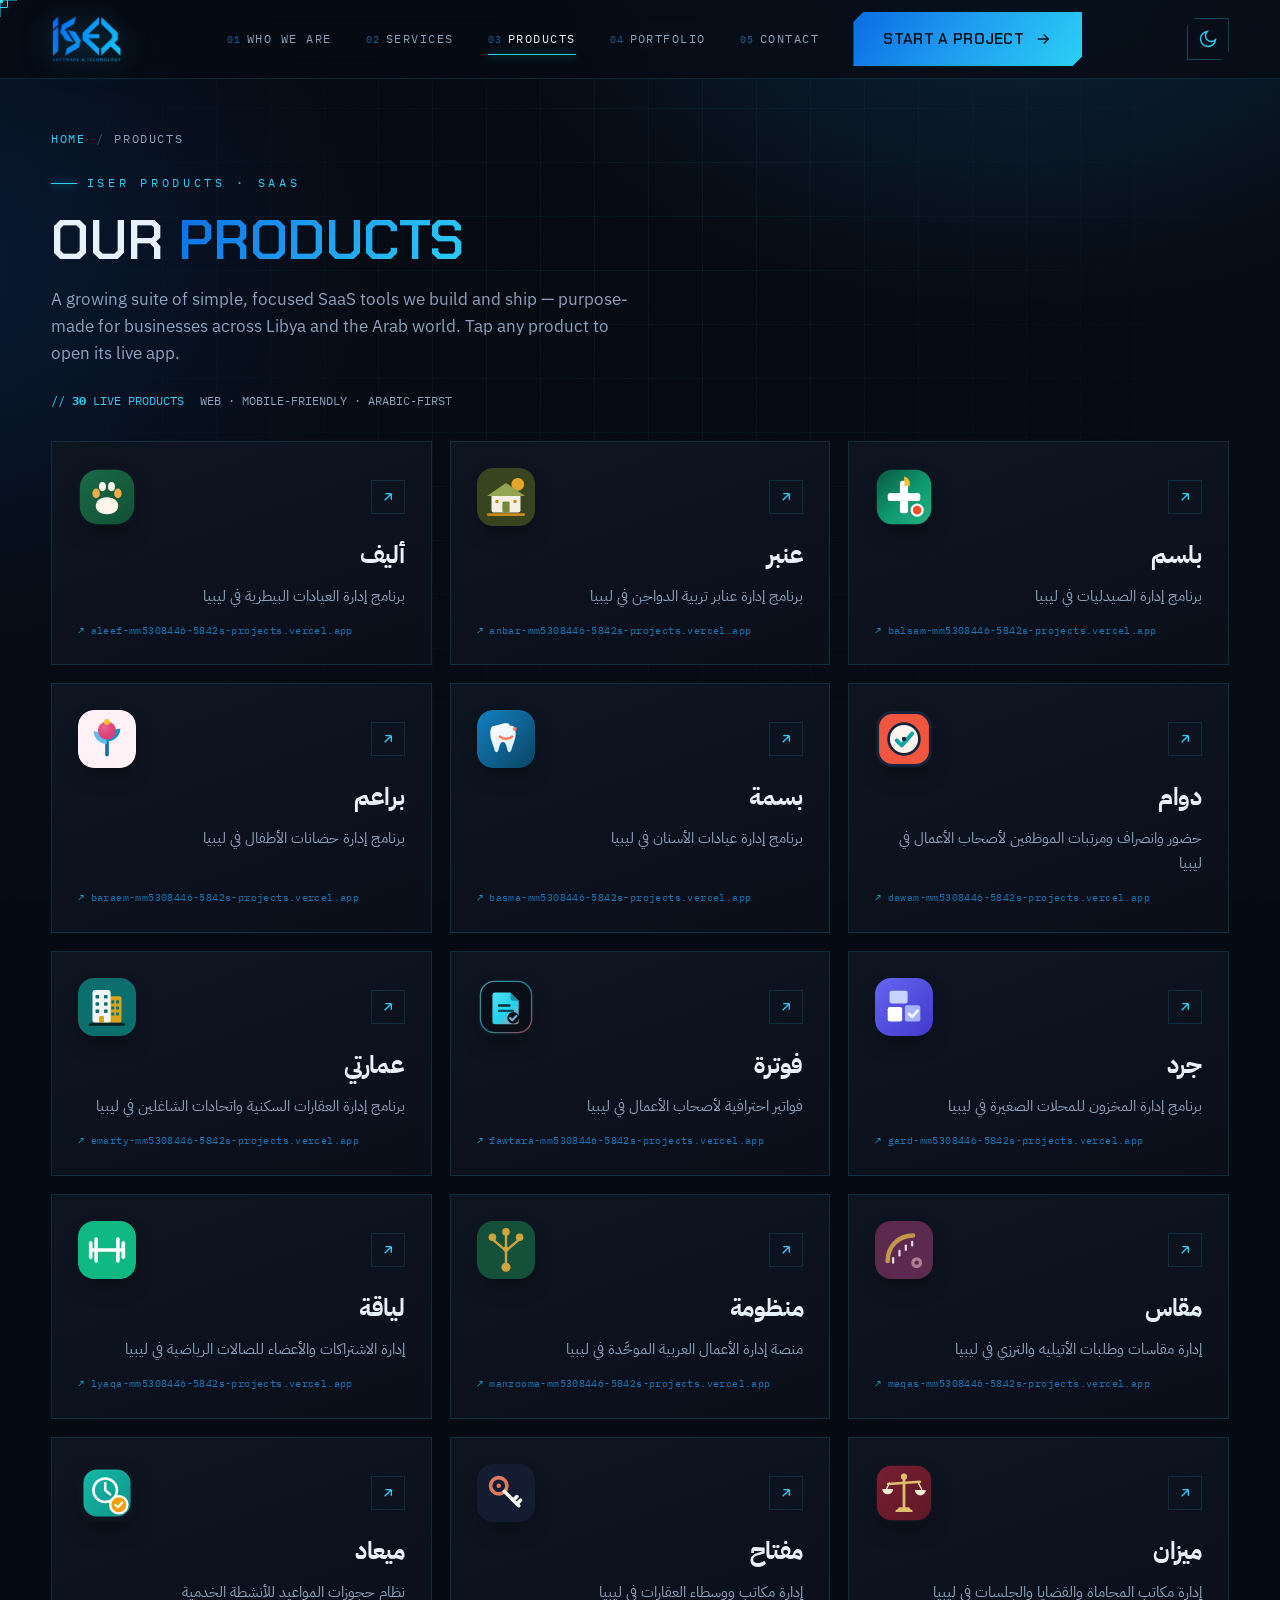
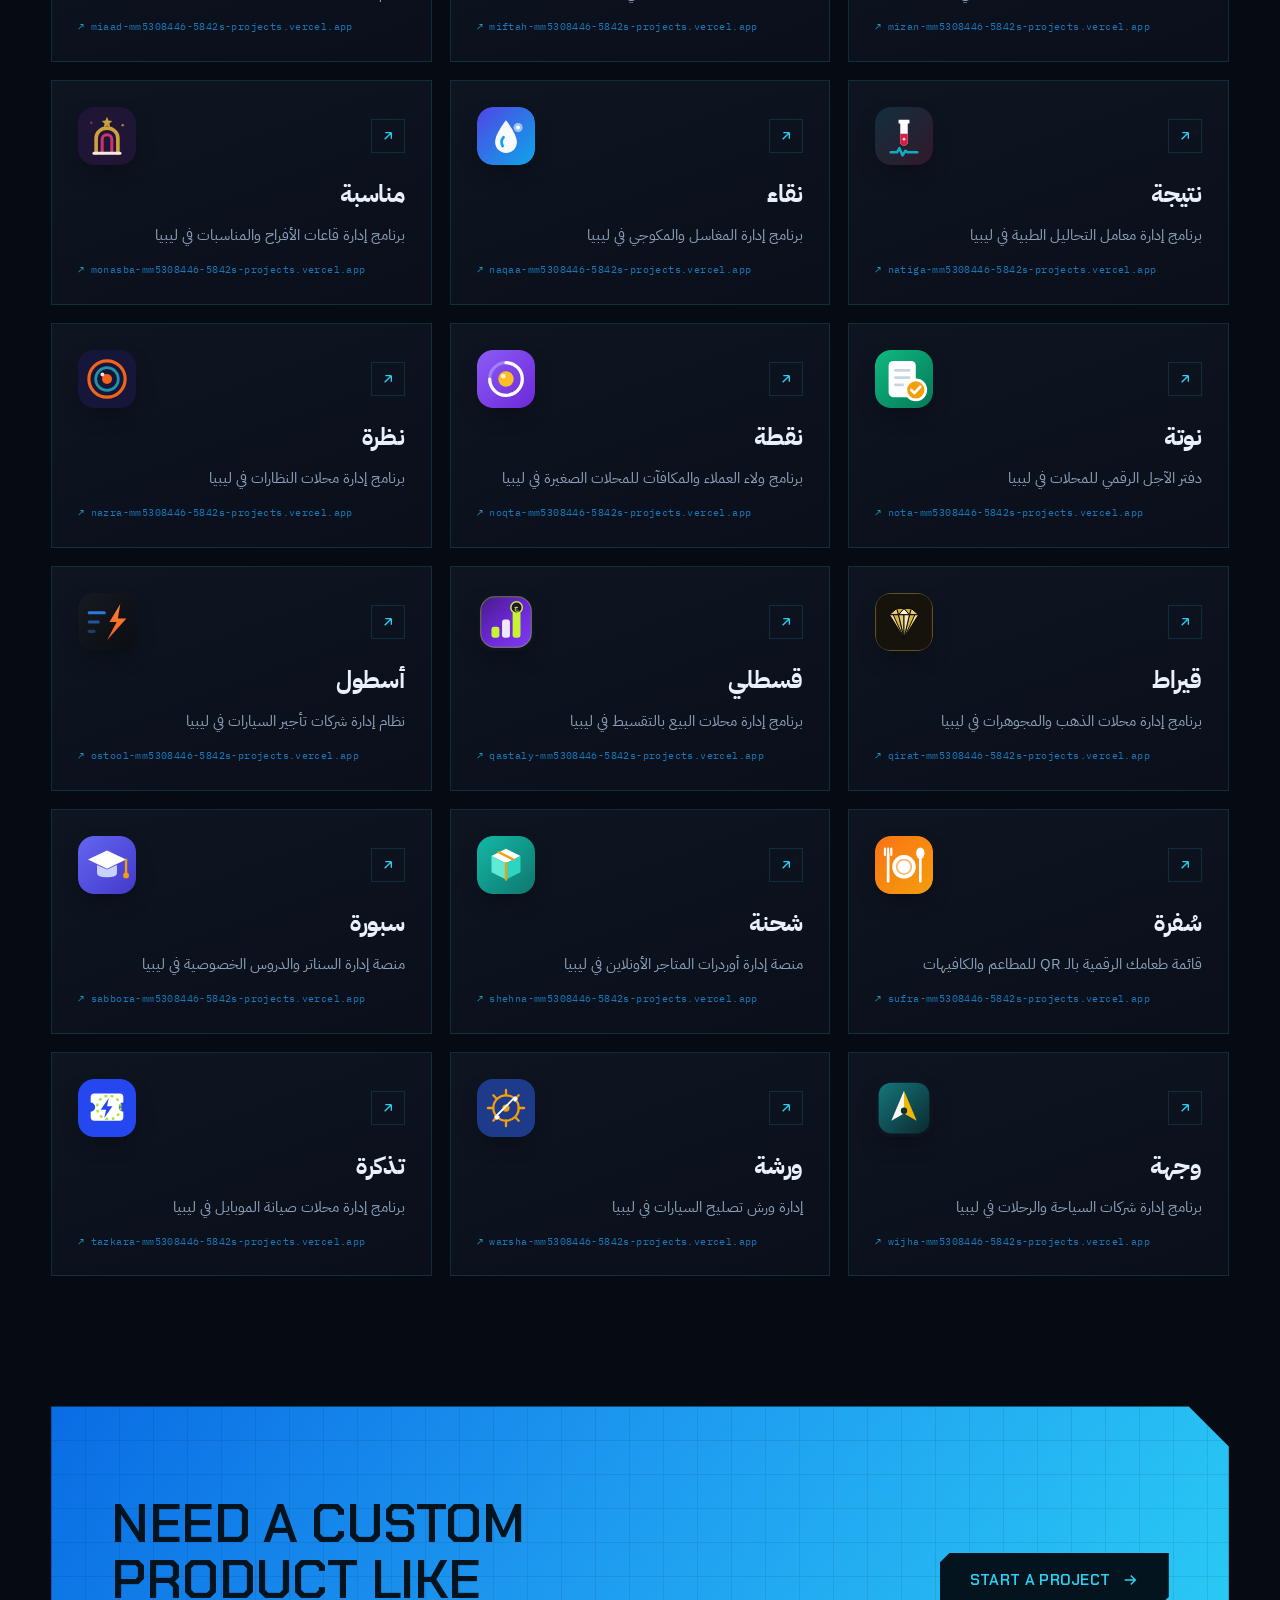
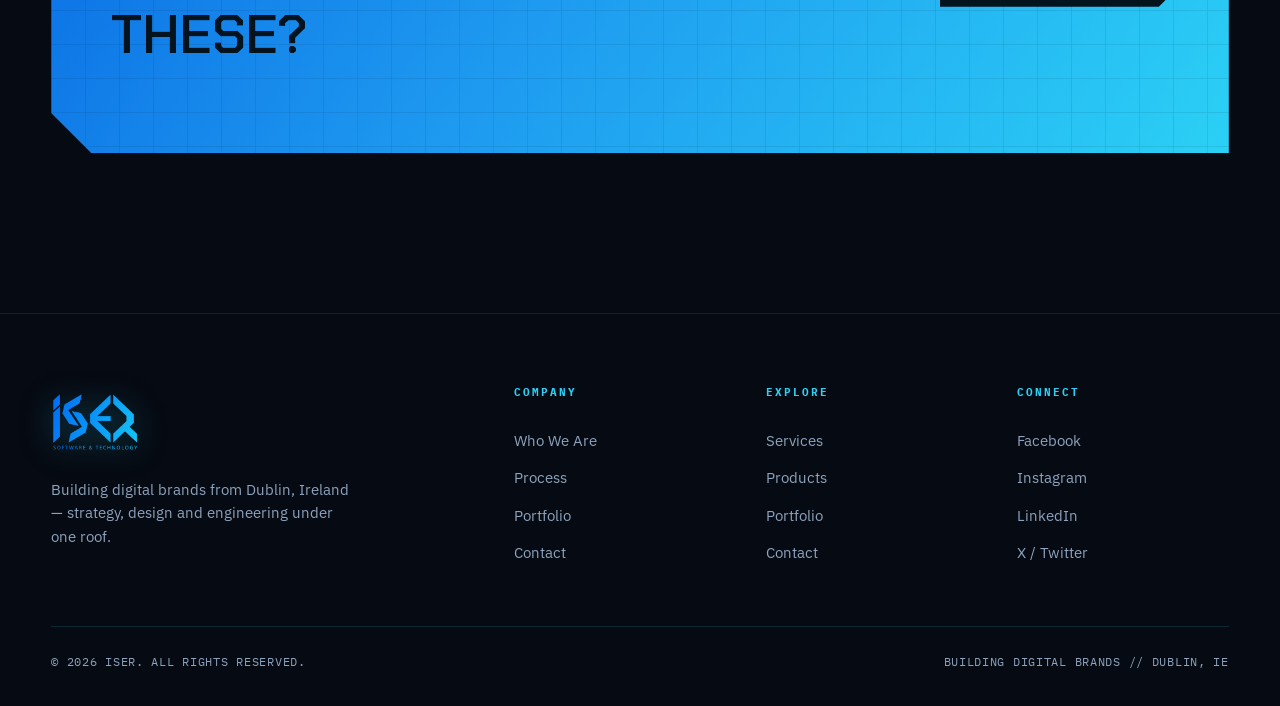
<file: products.html>
<!DOCTYPE html>
<html lang="en">
<head>
<meta charset="UTF-8" />
<meta name="viewport" content="width=device-width, initial-scale=1.0" />
<title>Products — ISER Software &amp; Technology</title>
<meta name="description" content="ISER products — a suite of simple, powerful Arabic SaaS tools for businesses in Libya: clinics, invoicing, inventory, bookings, schools and more." />
<meta name="theme-color" content="#060A12" />
<link rel="icon" href="data:image/svg+xml,%3Csvg xmlns='http://www.w3.org/2000/svg' viewBox='0 0 40 44'%3E%3Cdefs%3E%3ClinearGradient id='g' x1='0' y1='0' x2='1' y2='1'%3E%3Cstop offset='0' stop-color='%230A6CE4'/%3E%3Cstop offset='1' stop-color='%232BD0F5'/%3E%3C/linearGradient%3E%3C/defs%3E%3Cpath d='M2 7 L9 4 L9 33 L2 36 Z' fill='url(%23g)'/%3E%3Cpath d='M14 4 L26 9 L20 14 L14 11 Z' fill='url(%23g)'/%3E%3Cpath d='M14 16 L26 11 L26 21 L14 26 Z' fill='url(%23g)'/%3E%3Cpath d='M14 28 L26 23 L20 33 L14 40 Z' fill='url(%23g)'/%3E%3Cpath d='M30 4 L38 9 L38 20 L30 24 L34 14 Z' fill='url(%23g)'/%3E%3Cpath d='M30 26 L38 23 L38 40 L30 40 Z' fill='url(%23g)'/%3E%3C/svg%3E" />
<script>(function(){try{if(localStorage.getItem('iser-theme')==='light')document.documentElement.setAttribute('data-theme','light');}catch(e){}})();</script>
<link rel="preconnect" href="https://fonts.googleapis.com" />
<link rel="preconnect" href="https://fonts.gstatic.com" crossorigin />
<link href="https://fonts.googleapis.com/css2?family=Chakra+Petch:wght@400;500;600;700&family=IBM+Plex+Mono:wght@400;500;600&family=IBM+Plex+Sans:wght@400;500;600;700&family=IBM+Plex+Sans+Arabic:wght@400;500;600;700&display=swap" rel="stylesheet" />
<link rel="stylesheet" href="assets/iser.css" />
</head>
<body>
<a class="skip" href="#main">Skip to content</a>
<div class="bg-field"></div>
<div class="bg-grid"></div>
<div class="bg-noise"></div>
<div class="progress" id="progress"></div>
<div class="reticle" id="reticle"><i></i></div>
<div class="dot-follow" id="dot"></div>

<!-- ============ HEADER ============ -->
<header id="header" class="scrolled">
  <div class="wrap nav">
    <a href="index.html" class="brand" aria-label="ISER — Software &amp; Technology, home" data-hot>
      <img src="logo.png" alt="ISER — Software &amp; Technology" class="brand-logo" width="72" height="50" />
    </a>
    <nav class="menu">
      <a class="lnk" href="index.html#about"><span>01</span>Who We Are</a>
      <a class="lnk" href="index.html#services"><span>02</span>Services</a>
      <a class="lnk active" href="products.html"><span>03</span>Products</a>
      <a class="lnk" href="index.html#work"><span>04</span>Portfolio</a>
      <a class="lnk" href="index.html#contact"><span>05</span>Contact</a>
      <a class="btn btn-primary" href="index.html#contact" data-hot>Start a Project
        <svg viewBox="0 0 24 24" fill="none" stroke="currentColor" stroke-width="2"><path d="M5 12h14M13 6l6 6-6 6"/></svg>
      </a>
    </nav>
    <div class="nav-right">
      <button class="theme-toggle" id="themeToggle" aria-label="Toggle colour theme" data-hot></button>
      <button class="burger" id="burger" aria-label="Menu"><span></span><span></span><span></span></button>
    </div>
  </div>
</header>
<div class="mobile-menu" id="mobileMenu">
  <a href="index.html#about">Who We Are</a>
  <a href="index.html#services">Services</a>
  <a href="products.html">Products</a>
  <a href="index.html#work">Portfolio</a>
  <a href="index.html#contact">Contact</a>
  <a class="btn btn-primary" href="index.html#contact">Start a Project</a>
</div>

<!-- ============ PRODUCTS ============ -->
<main class="pd wrap" id="main">
  <div class="pd-breadcrumb">
    <a href="index.html" data-hot>Home</a><span class="sep">/</span>
    <span>Products</span>
  </div>

  <div class="section-head reveal show" style="margin-bottom:30px">
    <span class="eyebrow">ISER PRODUCTS · SaaS</span>
    <h2>Our <span class="grad-text">Products</span></h2>
    <p class="lead">A growing suite of simple, focused SaaS tools we build and ship — purpose-made for businesses across Libya and the Arab world. Tap any product to open its live app.</p>
    <div class="products-meta">
      <span>// <b id="pcount">0</b> LIVE PRODUCTS</span>
      <span style="color:var(--muted)">WEB · MOBILE-FRIENDLY · ARABIC-FIRST</span>
    </div>
  </div>

  <div class="products-grid" id="grid"></div>
</main>

<!-- ============ CTA BAND ============ -->
<section class="section" style="padding-top:90px">
  <div class="wrap">
    <div class="cta-band reveal show">
      <div class="inner">
        <h2>Need a custom product like these?</h2>
        <a class="btn btn-dark" href="index.html#contact" data-hot>Start a Project
          <svg viewBox="0 0 24 24" fill="none" stroke="currentColor" stroke-width="2"><path d="M5 12h14M13 6l6 6-6 6"/></svg>
        </a>
      </div>
    </div>
  </div>
</section>

<!-- ============ FOOTER ============ -->
<footer>
  <div class="wrap">
    <div class="top">
      <div class="fcol">
        <a href="index.html" class="brand" style="margin-bottom:6px" data-hot>
          <img src="logo.png" alt="ISER — Software &amp; Technology" class="brand-logo footer-logo" width="89" height="62" />
        </a>
        <p class="ftag">Building digital brands from Dublin, Ireland — strategy, design and engineering under one roof.</p>
      </div>
      <div class="fcol">
        <h5>Company</h5>
        <a href="index.html#about">Who We Are</a><a href="index.html#process">Process</a><a href="index.html#work">Portfolio</a><a href="index.html#contact">Contact</a>
      </div>
      <div class="fcol">
        <h5>Explore</h5>
        <a href="index.html#services">Services</a><a href="products.html">Products</a><a href="index.html#work">Portfolio</a><a href="index.html#contact">Contact</a>
      </div>
      <div class="fcol">
        <h5>Connect</h5>
        <a href="https://facebook.com/profile.php?id=100067185625061" target="_blank" rel="noopener">Facebook</a>
        <a href="https://instagram.com/iser0pp/" target="_blank" rel="noopener">Instagram</a>
        <a href="https://linkedin.com/in/iser-co-bb076230a/" target="_blank" rel="noopener">LinkedIn</a>
        <a href="https://twitter.com/isertech" target="_blank" rel="noopener">X / Twitter</a>
      </div>
    </div>
    <div class="bottom">
      <span>© 2026 ISER. ALL RIGHTS RESERVED.</span>
      <span>BUILDING DIGITAL BRANDS // DUBLIN, IE</span>
    </div>
  </div>
</footer>

<a class="totop" id="totop" href="#main" aria-label="Back to top">
  <svg viewBox="0 0 24 24" fill="none" stroke="currentColor" stroke-width="2"><path d="m6 14 6-6 6 6"/></svg>
</a>

<script>
/* ===== products data (injected at build) ===== */
var PRODUCTS=[{"slug":"aleef","name":"أليف","tagline":"برنامج إدارة العيادات البيطرية في ليبيا"},{"slug":"anbar","name":"عنبر","tagline":"برنامج إدارة عنابر تربية الدواجن في ليبيا"},{"slug":"balsam","name":"بلسم","tagline":"برنامج إدارة الصيدليات في ليبيا"},{"slug":"baraem","name":"براعم","tagline":"برنامج إدارة حضانات الأطفال في ليبيا"},{"slug":"basma","name":"بسمة","tagline":"برنامج إدارة عيادات الأسنان في ليبيا"},{"slug":"dawam","name":"دوام","tagline":"حضور وانصراف ومرتبات الموظفين لأصحاب الأعمال في ليبيا"},{"slug":"emarty","name":"عمارتي","tagline":"برنامج إدارة العقارات السكنية واتحادات الشاغلين في ليبيا"},{"slug":"fawtara","name":"فوترة","tagline":"فواتير احترافية لأصحاب الأعمال في ليبيا"},{"slug":"gard","name":"جرد","tagline":"برنامج إدارة المخزون للمحلات الصغيرة في ليبيا"},{"slug":"lyaqa","name":"لياقة","tagline":"إدارة الاشتراكات والأعضاء للصالات الرياضية في ليبيا"},{"slug":"manzooma","name":"منظومة","tagline":"منصة إدارة الأعمال العربية الموحَّدة في ليبيا"},{"slug":"maqas","name":"مقاس","tagline":"إدارة مقاسات وطلبات الأتيليه والترزي في ليبيا"},{"slug":"miaad","name":"ميعاد","tagline":"نظام حجوزات المواعيد للأنشطة الخدمية"},{"slug":"miftah","name":"مفتاح","tagline":"إدارة مكاتب ووسطاء العقارات في ليبيا"},{"slug":"mizan","name":"ميزان","tagline":"إدارة مكاتب المحاماة والقضايا والجلسات في ليبيا"},{"slug":"monasba","name":"مناسبة","tagline":"برنامج إدارة قاعات الأفراح والمناسبات في ليبيا"},{"slug":"naqaa","name":"نقاء","tagline":"برنامج إدارة المغاسل والمكوجي في ليبيا"},{"slug":"natiga","name":"نتيجة","tagline":"برنامج إدارة معامل التحاليل الطبية في ليبيا"},{"slug":"nazra","name":"نظرة","tagline":"برنامج إدارة محلات النظارات في ليبيا"},{"slug":"noqta","name":"نقطة","tagline":"برنامج ولاء العملاء والمكافآت للمحلات الصغيرة في ليبيا"},{"slug":"nota","name":"نوتة","tagline":"دفتر الآجل الرقمي للمحلات في ليبيا"},{"slug":"ostool","name":"أسطول","tagline":"نظام إدارة شركات تأجير السيارات في ليبيا"},{"slug":"qastaly","name":"قسطلي","tagline":"برنامج إدارة محلات البيع بالتقسيط في ليبيا"},{"slug":"qirat","name":"قيراط","tagline":"برنامج إدارة محلات الذهب والمجوهرات في ليبيا"},{"slug":"sabbora","name":"سبورة","tagline":"منصة إدارة السناتر والدروس الخصوصية في ليبيا"},{"slug":"shehna","name":"شحنة","tagline":"منصة إدارة أوردرات المتاجر الأونلاين في ليبيا"},{"slug":"sufra","name":"سُفرة","tagline":"قائمة طعامك الرقمية بالـ QR للمطاعم والكافيهات"},{"slug":"tazkara","name":"تذكرة","tagline":"برنامج إدارة محلات صيانة الموبايل في ليبيا"},{"slug":"warsha","name":"ورشة","tagline":"إدارة ورش تصليح السيارات في ليبيا"},{"slug":"wijha","name":"وجهة","tagline":"برنامج إدارة شركات السياحة والرحلات في ليبيا"}];
var SCOPE='mm5308446-5842s-projects';

(function(){
  var grid=document.getElementById('grid');
  var arrow='<svg viewBox="0 0 24 24" fill="none" stroke="currentColor" stroke-width="2"><path d="M7 17 17 7M17 7H8M17 7v9"/></svg>';
  grid.innerHTML=PRODUCTS.map(function(p,i){
    var host=p.slug+'-'+SCOPE+'.vercel.app';
    var url='https://'+host+'/';
    return '<a class="pcard reveal" style="transition-delay:'+((i%6)*55)+'ms" href="'+url+'" target="_blank" rel="noopener" data-hot>'
      +'<div class="pcard-top"><img class="pcard-logo" src="assets/products/'+p.slug+'.svg" alt="'+p.name+'" loading="lazy" width="58" height="58">'
      +'<span class="pcard-go">'+arrow+'</span></div>'
      +'<h3 class="ar" dir="rtl">'+p.name+'</h3>'
      +'<p class="ar" dir="rtl">'+p.tagline+'</p>'
      +'<span class="purl">'+host+'</span></a>';
  }).join('');
  var c=document.getElementById('pcount'); if(c) c.textContent=PRODUCTS.length;

  var io=new IntersectionObserver(function(es){es.forEach(function(e){if(e.isIntersecting){e.target.classList.add('show');io.unobserve(e.target);}});},{threshold:.08});
  document.querySelectorAll('.reveal').forEach(function(el){io.observe(el);});
  bindHot();
})();

/* ===== shared interactions ===== */
function bindHot(){
  var ret=document.getElementById('reticle');if(!ret)return;
  document.querySelectorAll('a,button,input,textarea,[data-hot]').forEach(function(el){
    if(el.__hot)return; el.__hot=1;
    el.addEventListener('mouseenter',function(){ret.classList.add('hot');});
    el.addEventListener('mouseleave',function(){ret.classList.remove('hot');});
  });
}
(function(){
  if(window.matchMedia('(max-width:900px)').matches) return;
  var ret=document.getElementById('reticle'),dot=document.getElementById('dot');
  var mx=0,my=0,dx=0,dy=0;
  addEventListener('mousemove',function(e){mx=e.clientX;my=e.clientY;ret.style.transform='translate('+mx+'px,'+my+'px)';});
  (function loop(){dx+=(mx-dx)*.18;dy+=(my-dy)*.18;dot.style.transform='translate('+dx+'px,'+dy+'px)';requestAnimationFrame(loop);})();
  addEventListener('mousedown',function(){ret.classList.add('dot');});
  addEventListener('mouseup',function(){ret.classList.remove('dot');});
})();

var header=document.getElementById('header'),progress=document.getElementById('progress'),totop=document.getElementById('totop');
addEventListener('scroll',function(){
  var y=scrollY;totop.classList.toggle('show',y>500);
  var h=document.documentElement.scrollHeight-innerHeight;progress.style.width=(h>0?y/h*100:0)+'%';
},{passive:true});

var burger=document.getElementById('burger'),mm=document.getElementById('mobileMenu');
burger.addEventListener('click',function(){mm.classList.toggle('open');});
mm.querySelectorAll('a').forEach(function(a){a.addEventListener('click',function(){mm.classList.remove('open');});});

(function(){
  var root=document.documentElement,btn=document.getElementById('themeToggle');if(!btn)return;
  var moon='<svg viewBox="0 0 24 24" fill="none" stroke="currentColor" stroke-width="1.7"><path d="M21 13A9 9 0 1 1 11 3a7 7 0 0 0 10 10Z"/></svg>';
  var sun='<svg viewBox="0 0 24 24" fill="none" stroke="currentColor" stroke-width="1.7"><circle cx="12" cy="12" r="4"/><path d="M12 2v2M12 20v2M2 12h2M20 12h2M5 5l1.4 1.4M17.6 17.6 19 19M19 5l-1.4 1.4M6.4 17.6 5 19"/></svg>';
  function paint(){var light=root.getAttribute('data-theme')==='light';btn.innerHTML=light?sun:moon;
    btn.setAttribute('aria-label',light?'Switch to dark mode':'Switch to light mode');}
  paint();
  btn.addEventListener('click',function(){var light=root.getAttribute('data-theme')==='light';
    if(light){root.removeAttribute('data-theme');}else{root.setAttribute('data-theme','light');}
    try{localStorage.setItem('iser-theme',light?'dark':'light');}catch(e){}paint();});
})();
</script>
</body>
</html>
</file>
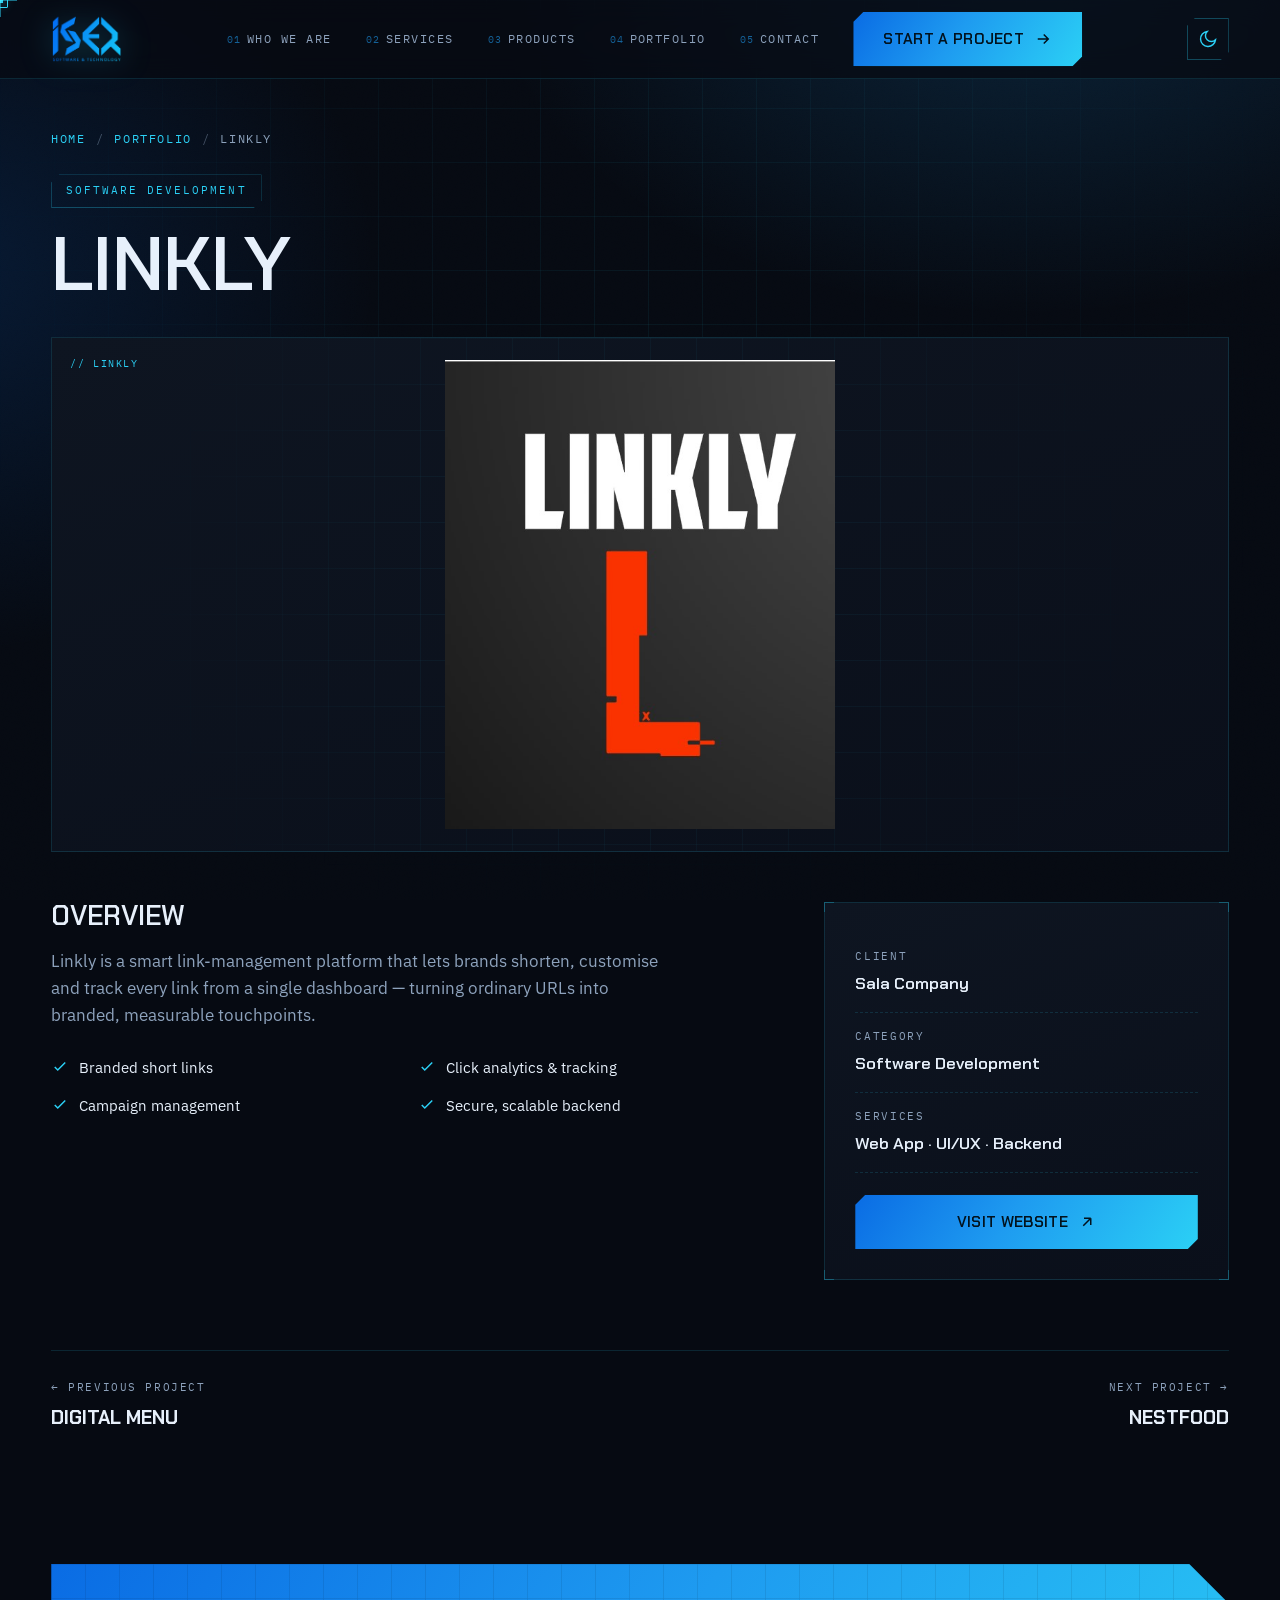
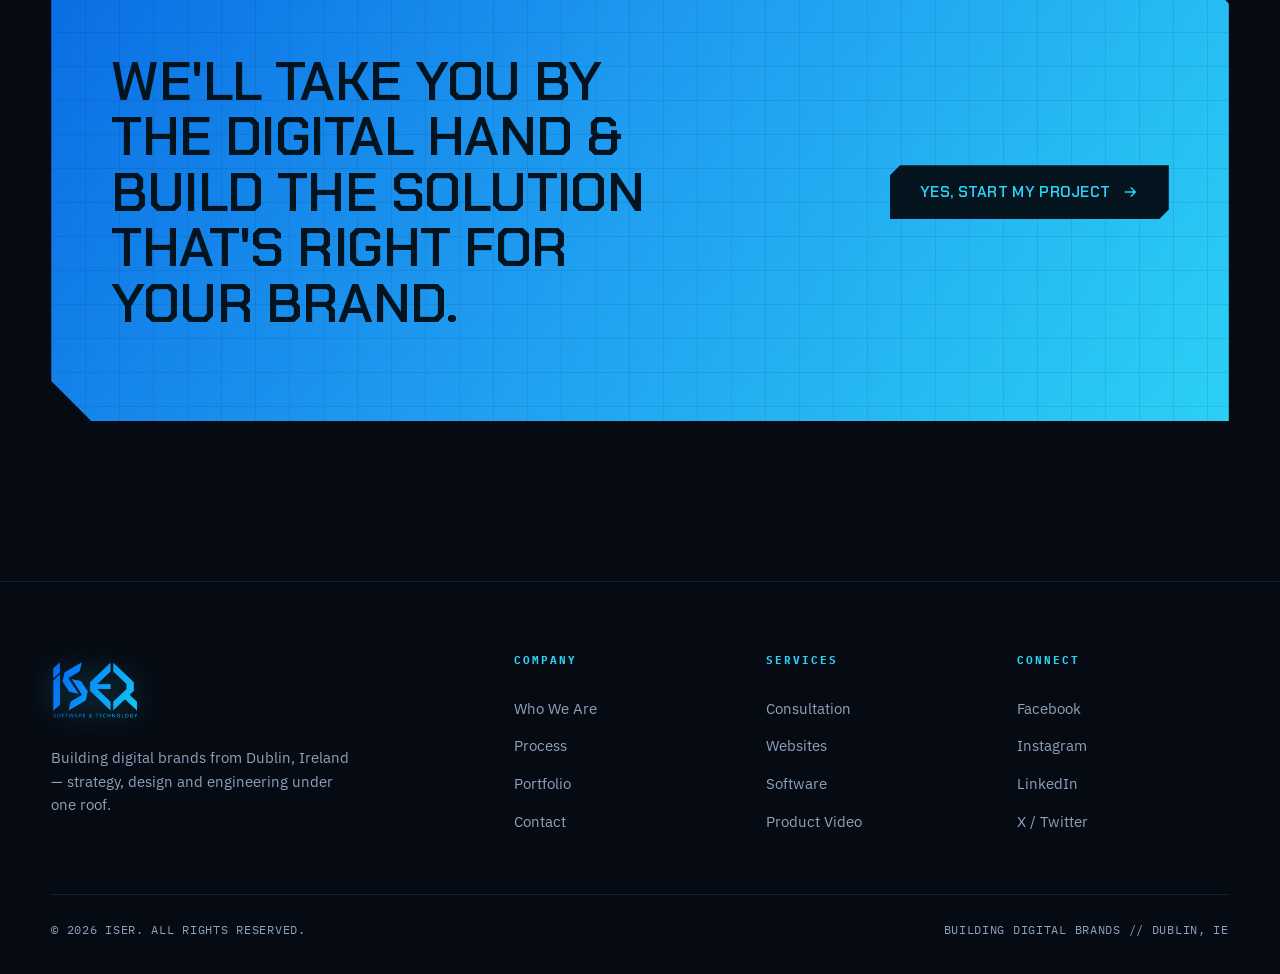
<file: project.html>
<!DOCTYPE html>
<html lang="en">
<head>
<meta charset="UTF-8" />
<meta name="viewport" content="width=device-width, initial-scale=1.0" />
<title>Project — ISER</title>
<meta name="description" content="ISER portfolio project — software & technology case study." />
<meta name="theme-color" content="#060A12" />
<link rel="icon" href="data:image/svg+xml,%3Csvg xmlns='http://www.w3.org/2000/svg' viewBox='0 0 40 44'%3E%3Cdefs%3E%3ClinearGradient id='g' x1='0' y1='0' x2='1' y2='1'%3E%3Cstop offset='0' stop-color='%230A6CE4'/%3E%3Cstop offset='1' stop-color='%232BD0F5'/%3E%3C/linearGradient%3E%3C/defs%3E%3Cpath d='M2 7 L9 4 L9 33 L2 36 Z' fill='url(%23g)'/%3E%3Cpath d='M14 4 L26 9 L20 14 L14 11 Z' fill='url(%23g)'/%3E%3Cpath d='M14 16 L26 11 L26 21 L14 26 Z' fill='url(%23g)'/%3E%3Cpath d='M14 28 L26 23 L20 33 L14 40 Z' fill='url(%23g)'/%3E%3Cpath d='M30 4 L38 9 L38 20 L30 24 L34 14 Z' fill='url(%23g)'/%3E%3Cpath d='M30 26 L38 23 L38 40 L30 40 Z' fill='url(%23g)'/%3E%3C/svg%3E" />
<script>(function(){try{if(localStorage.getItem('iser-theme')==='light')document.documentElement.setAttribute('data-theme','light');}catch(e){}})();</script>
<link rel="preconnect" href="https://fonts.googleapis.com" />
<link rel="preconnect" href="https://fonts.gstatic.com" crossorigin />
<link href="https://fonts.googleapis.com/css2?family=Chakra+Petch:wght@400;500;600;700&family=IBM+Plex+Mono:wght@400;500;600&family=IBM+Plex+Sans:wght@400;500;600;700&display=swap" rel="stylesheet" />
<link rel="stylesheet" href="assets/iser.css" />
</head>
<body>
<a class="skip" href="#main">Skip to content</a>
<div class="bg-field"></div>
<div class="bg-grid"></div>
<div class="bg-noise"></div>
<div class="progress" id="progress"></div>
<div class="reticle" id="reticle"><i></i></div>
<div class="dot-follow" id="dot"></div>

<!-- ============ HEADER ============ -->
<header id="header" class="scrolled">
  <div class="wrap nav">
    <a href="index.html" class="brand" aria-label="ISER — Software &amp; Technology, home" data-hot>
      <img src="logo.png" alt="ISER — Software &amp; Technology" class="brand-logo" width="72" height="50" />
    </a>
    <nav class="menu">
      <a class="lnk" href="index.html#about"><span>01</span>Who We Are</a>
      <a class="lnk" href="index.html#services"><span>02</span>Services</a>
      <a class="lnk" href="products.html"><span>03</span>Products</a>
      <a class="lnk" href="index.html#work"><span>04</span>Portfolio</a>
      <a class="lnk" href="index.html#contact"><span>05</span>Contact</a>
      <a class="btn btn-primary" href="index.html#contact" data-hot>Start a Project
        <svg viewBox="0 0 24 24" fill="none" stroke="currentColor" stroke-width="2"><path d="M5 12h14M13 6l6 6-6 6"/></svg>
      </a>
    </nav>
    <div class="nav-right">
      <button class="theme-toggle" id="themeToggle" aria-label="Toggle colour theme" data-hot></button>
      <button class="burger" id="burger" aria-label="Menu"><span></span><span></span><span></span></button>
    </div>
  </div>
</header>
<div class="mobile-menu" id="mobileMenu">
  <a href="index.html#about">Who We Are</a>
  <a href="index.html#services">Services</a>
  <a href="products.html">Products</a>
  <a href="index.html#work">Portfolio</a>
  <a href="index.html#contact">Contact</a>
  <a class="btn btn-primary" href="index.html#contact">Start a Project</a>
</div>

<!-- ============ PROJECT DETAIL ============ -->
<main class="pd wrap" id="main">
  <div class="pd-breadcrumb">
    <a href="index.html" data-hot>Home</a><span class="sep">/</span>
    <a href="index.html#work" data-hot>Portfolio</a><span class="sep">/</span>
    <span id="bcTitle">Project</span>
  </div>

  <div class="pd-head reveal show">
    <span class="pd-cat" id="pCat">Software Development</span>
    <h1 class="pd-title" id="pTitle">Project</h1>
  </div>

  <div class="pd-visual reveal show">
    <div class="scan"></div>
    <span class="tagchip" id="pChip">// ISER.PROJECT</span>
    <span class="mono" id="pMono">ISER</span>
  </div>

  <div class="pd-layout">
    <div class="pd-body reveal show">
      <h2>Overview</h2>
      <p id="pDesc">—</p>
      <ul class="pd-feats" id="pFeats"></ul>
    </div>
    <aside class="pd-aside reveal show d1">
      <div class="ticks"><span></span><span></span><span></span><span></span></div>
      <div class="pd-arow"><small>Client</small><b id="pClient">—</b></div>
      <div class="pd-arow"><small>Category</small><b id="pCat2">Software Development</b></div>
      <div class="pd-arow"><small>Services</small><b id="pServices">—</b></div>
      <div id="pVisitWrap"></div>
    </aside>
  </div>

  <nav class="pd-nav">
    <a class="prev" id="navPrev" data-hot><span>← Previous Project</span><b id="prevName">—</b></a>
    <a class="next" id="navNext" data-hot><span>Next Project →</span><b id="nextName">—</b></a>
  </nav>
</main>

<!-- ============ CTA BAND ============ -->
<section class="section" style="padding-top:90px">
  <div class="wrap">
    <div class="cta-band reveal show">
      <div class="inner">
        <h2>We'll take you by the digital hand &amp; build the solution that's right for your brand.</h2>
        <a class="btn btn-dark" href="index.html#contact" data-hot>Yes, start my project
          <svg viewBox="0 0 24 24" fill="none" stroke="currentColor" stroke-width="2"><path d="M5 12h14M13 6l6 6-6 6"/></svg>
        </a>
      </div>
    </div>
  </div>
</section>

<!-- ============ FOOTER ============ -->
<footer>
  <div class="wrap">
    <div class="top">
      <div class="fcol">
        <a href="index.html" class="brand" style="margin-bottom:6px" data-hot>
          <img src="logo.png" alt="ISER — Software &amp; Technology" class="brand-logo footer-logo" width="89" height="62" />
        </a>
        <p class="ftag">Building digital brands from Dublin, Ireland — strategy, design and engineering under one roof.</p>
      </div>
      <div class="fcol">
        <h5>Company</h5>
        <a href="index.html#about">Who We Are</a><a href="index.html#process">Process</a><a href="index.html#work">Portfolio</a><a href="index.html#contact">Contact</a>
      </div>
      <div class="fcol">
        <h5>Services</h5>
        <a href="index.html#services">Consultation</a><a href="index.html#services">Websites</a><a href="index.html#services">Software</a><a href="index.html#services">Product Video</a>
      </div>
      <div class="fcol">
        <h5>Connect</h5>
        <a href="https://facebook.com/profile.php?id=100067185625061" target="_blank" rel="noopener">Facebook</a>
        <a href="https://instagram.com/iser0pp/" target="_blank" rel="noopener">Instagram</a>
        <a href="https://linkedin.com/in/iser-co-bb076230a/" target="_blank" rel="noopener">LinkedIn</a>
        <a href="https://twitter.com/isertech" target="_blank" rel="noopener">X / Twitter</a>
      </div>
    </div>
    <div class="bottom">
      <span>© 2026 ISER. ALL RIGHTS RESERVED.</span>
      <span>BUILDING DIGITAL BRANDS // DUBLIN, IE</span>
    </div>
  </div>
</footer>

<a class="totop" id="totop" href="#main" aria-label="Back to top">
  <svg viewBox="0 0 24 24" fill="none" stroke="currentColor" stroke-width="2"><path d="m6 14 6-6 6 6"/></svg>
</a>

<script>
/* ===== project data ===== */
var PROJECTS=[
  {id:"linkly",name:"Linkly",code:"LK",client:"Sala Company",category:"Software Development",services:"Web App · UI/UX · Backend",url:"https://link-ly.com/",
   desc:"Linkly is a smart link-management platform that lets brands shorten, customise and track every link from a single dashboard — turning ordinary URLs into branded, measurable touchpoints.",
   feats:["Branded short links","Click analytics & tracking","Campaign management","Secure, scalable backend"]},
  {id:"nestfood",name:"Nestfood",code:"NF",client:"Mr. Abolgsem",category:"Software Development",services:"Web & Mobile · Backend",url:"https://nestfood-ly.com/",
   desc:"Nestfood is a full-stack food-ordering and delivery platform connecting restaurants with customers — browse menus, place orders and track delivery in real time.",
   feats:["Restaurant & menu management","Real-time order tracking","Secure online payments","Customer & driver experiences"]},
  {id:"pm-academy",name:"p.m.academy",code:"PM",client:"Pinnacle Medical Academy",category:"Software Development",services:"Web Platform · LMS",url:"https://pinnacilmedicalacademy.com/",
   desc:"Pinnacle Medical Academy is an e-learning platform for medical professionals — structured courses, enrolment and certification delivered through a clean, modern interface.",
   feats:["Course catalogue & enrolment","Video lessons & materials","Progress & certification","Student dashboard"]},
  {id:"irish-statues",name:"Irish Statues",code:"IS",client:"Irish Statues",category:"Software Development",services:"Web · Front-end",url:"https://irishhb.github.io/IrishStatues/index.html",
   desc:"An interactive showcase cataloguing Ireland's historic statues and monuments, making local heritage easy and engaging to explore online.",
   feats:["Interactive catalogue","Rich media gallery","Search & filtering","Fully responsive design"]},
  {id:"gh-hospital",name:"G.H Hospital",code:"GH",client:"Ghout El Shaal Specialized Hospital",category:"Software Development",services:"Web Platform · Backend",url:"https://www.ghoutelshaalspecializedhospital.com/",
   desc:"A hospital management platform for Ghout El Shaal Specialized Hospital — bringing appointments, departments and patient services together in one secure system.",
   feats:["Online appointments","Department & doctor directory","Patient services portal","Secure data handling"]},
  {id:"kildare-icc",name:"Kildare ICC",code:"KICC",client:"Kildare Islamic Cultural Centre",category:"Software Development",services:"Website · CMS",url:"https://kicc.izer.ie/",
   desc:"A modern website for the Kildare Islamic Cultural Centre — prayer times, events and community news brought together in one welcoming hub.",
   feats:["Live prayer times","Events & announcements","Donations & support","Community pages"]},
  {id:"scc",name:"SCC",code:"SCC",client:"SCC AI",category:"Software Development",services:"AI · Web · IoT",url:"https://smartcowscare.ie/",
   desc:"Smart Cows Care is an AI-driven livestock platform that helps farms monitor herd health, behaviour and productivity — turning data into smarter daily decisions.",
   feats:["AI health monitoring","Herd analytics dashboard","Smart alerts & insights","IoT device integration"]},
  {id:"sky-ly",name:"SKY LY",code:"SKY",client:"Confidential",category:"Software Development",services:"Software Development",url:"",
   desc:"SKY LY is a digital product delivered end-to-end by the ISER team — designed, engineered and launched to specification with a focus on performance and reliability.",
   feats:["Custom product design","Scalable engineering","Responsive interface","Ongoing support"]},
  {id:"digital-menu",name:"Digital Menu",code:"DM",client:"Al Seal Group",category:"Software Development",services:"Web App · QR",url:"https://menu.iser.ie/",
   desc:"A QR-based digital menu for Al Seal Group — guests scan, browse a rich visual menu and order from any table, while staff update items and prices instantly.",
   feats:["QR scan-to-view","Visual menu builder","Instant live updates","Multi-branch support"]}
];

(function(){
  var params=new URLSearchParams(location.search);
  var id=params.get('id')||PROJECTS[0].id;
  var i=PROJECTS.findIndex(function(p){return p.id===id;});
  if(i<0){i=0;}
  var p=PROJECTS[i];
  var check='<svg viewBox="0 0 24 24" fill="none" stroke="currentColor" stroke-width="2"><path d="m5 12 4 4 10-10"/></svg>';

  document.title=p.name+' — ISER Portfolio';
  document.getElementById('bcTitle').textContent=p.name;
  document.getElementById('pTitle').textContent=p.name;
  document.getElementById('pCat').textContent=p.category;
  document.getElementById('pCat2').textContent=p.category;
  document.getElementById('pClient').textContent=p.client;
  document.getElementById('pServices').textContent=p.services;
  document.getElementById('pDesc').textContent=p.desc;
  document.getElementById('pMono').textContent=p.code;
  document.getElementById('pChip').textContent='// '+p.id.toUpperCase().replace('-','_');
  document.getElementById('pFeats').innerHTML=p.feats.map(function(f){return '<li>'+check+'<span>'+f+'</span></li>';}).join('');

  // real project image from the old site (falls back to the mono code if it fails to load)
  var IMG={linkly:"linkly.jpg",nestfood:"nestfood.png","pm-academy":"pm-academy.png","irish-statues":"irish-statues.png","gh-hospital":"gh-hospital.png","kildare-icc":"kildare-icc.jpg",scc:"scc.jpg","sky-ly":"sky-ly.jpg","digital-menu":"digital-menu.jpg"};
  if(IMG[p.id]){
    var vis=document.querySelector('.pd-visual'), mono=document.getElementById('pMono');
    var im=document.createElement('img'); im.className='pd-img'; im.src='assets/projects/'+IMG[p.id];
    im.alt=p.name+' — project visual';
    im.onload=function(){ if(mono) mono.style.display='none'; };
    im.onerror=function(){ im.remove(); };
    vis.appendChild(im);
  }

  var vw=document.getElementById('pVisitWrap');
  if(p.url){
    vw.innerHTML='<a class="btn btn-primary" href="'+p.url+'" target="_blank" rel="noopener" data-hot>Visit Website '+
      '<svg viewBox="0 0 24 24" fill="none" stroke="currentColor" stroke-width="2"><path d="M7 17 17 7M17 7H8M17 7v9"/></svg></a>';
  } else {
    vw.innerHTML='<div class="priv">PRIVATE PROJECT — LINK ON REQUEST</div>';
  }

  // prev / next (wrap around)
  var prev=PROJECTS[(i-1+PROJECTS.length)%PROJECTS.length];
  var next=PROJECTS[(i+1)%PROJECTS.length];
  var pn=document.getElementById('navPrev'), nx=document.getElementById('navNext');
  pn.href='project.html?id='+prev.id; document.getElementById('prevName').textContent=prev.name;
  nx.href='project.html?id='+next.id; document.getElementById('nextName').textContent=next.name;
})();

/* ===== shared interactions ===== */
(function(){
  if(window.matchMedia('(max-width:900px)').matches) return;
  var ret=document.getElementById('reticle'),dot=document.getElementById('dot');
  var mx=0,my=0,dx=0,dy=0;
  addEventListener('mousemove',function(e){mx=e.clientX;my=e.clientY;ret.style.transform='translate('+mx+'px,'+my+'px)';});
  (function loop(){dx+=(mx-dx)*.18;dy+=(my-dy)*.18;dot.style.transform='translate('+dx+'px,'+dy+'px)';requestAnimationFrame(loop);})();
  function bind(){document.querySelectorAll('a,button,input,textarea,[data-hot]').forEach(function(el){
    el.addEventListener('mouseenter',function(){ret.classList.add('hot');});
    el.addEventListener('mouseleave',function(){ret.classList.remove('hot');});});}
  bind();
  addEventListener('mousedown',function(){ret.classList.add('dot');});
  addEventListener('mouseup',function(){ret.classList.remove('dot');});
})();

var header=document.getElementById('header'),progress=document.getElementById('progress'),totop=document.getElementById('totop');
addEventListener('scroll',function(){
  var y=scrollY;header.classList.toggle('scrolled',true);totop.classList.toggle('show',y>500);
  var h=document.documentElement.scrollHeight-innerHeight;progress.style.width=(h>0?y/h*100:0)+'%';
},{passive:true});

var burger=document.getElementById('burger'),mm=document.getElementById('mobileMenu');
burger.addEventListener('click',function(){mm.classList.toggle('open');});
mm.querySelectorAll('a').forEach(function(a){a.addEventListener('click',function(){mm.classList.remove('open');});});

/* theme toggle */
(function(){
  var root=document.documentElement,btn=document.getElementById('themeToggle');if(!btn)return;
  var moon='<svg viewBox="0 0 24 24" fill="none" stroke="currentColor" stroke-width="1.7"><path d="M21 13A9 9 0 1 1 11 3a7 7 0 0 0 10 10Z"/></svg>';
  var sun='<svg viewBox="0 0 24 24" fill="none" stroke="currentColor" stroke-width="1.7"><circle cx="12" cy="12" r="4"/><path d="M12 2v2M12 20v2M2 12h2M20 12h2M5 5l1.4 1.4M17.6 17.6 19 19M19 5l-1.4 1.4M6.4 17.6 5 19"/></svg>';
  function paint(){var light=root.getAttribute('data-theme')==='light';btn.innerHTML=light?sun:moon;
    btn.setAttribute('aria-label',light?'Switch to dark mode':'Switch to light mode');}
  paint();
  btn.addEventListener('click',function(){var light=root.getAttribute('data-theme')==='light';
    if(light){root.removeAttribute('data-theme');}else{root.setAttribute('data-theme','light');}
    try{localStorage.setItem('iser-theme',light?'dark':'light');}catch(e){}paint();});
})();

/* magnetic primary buttons */
(function(){
  if(window.matchMedia('(max-width:900px)').matches)return;
  document.querySelectorAll('.btn-primary').forEach(function(b){
    b.addEventListener('mousemove',function(e){var r=b.getBoundingClientRect();
      var x=e.clientX-r.left-r.width/2,y=e.clientY-r.top-r.height/2;
      b.style.transform='translate('+(x*0.16)+'px,'+(y*0.16-3)+'px)';});
    b.addEventListener('mouseleave',function(){b.style.transform='';});});
})();
</script>
</body>
</html>
</file>
<file: assets/iser.css>
/* ============================================================
   ISER — "Engineered / Blueprint" design system
   Angular, faceted, technical. Brand blue→cyan from the logo.
   ============================================================ */
:root{
  --ink:#060A12;
  --ink-2:#0A0F1A;
  --panel:#0E1521;
  --panel-2:#111A28;
  --line:rgba(43,208,245,.14);
  --line-strong:rgba(43,208,245,.30);
  --blue-deep:#0A6CE4;
  --blue:#1E9BF0;
  --cyan:#2BD0F5;
  --cyan-lt:#5FE0FF;
  --text:#E7F0FB;
  --muted:#8DA2BC;
  --muted-2:#5E738F;
  --grad:linear-gradient(125deg,var(--blue-deep) 0%,var(--blue) 45%,var(--cyan) 100%);
  --grad-soft:linear-gradient(125deg,rgba(10,108,228,.18),rgba(43,208,245,.18));
  --cut:18px;
  --maxw:1240px;
  --ease:cubic-bezier(.16,1,.3,1);
}
/* ---- light theme (keeps brand blue/cyan + angular identity) ---- */
[data-theme="light"]{
  --ink:#EEF4FC;--ink-2:#E3ECF8;--panel:#FFFFFF;--panel-2:#F3F8FF;
  --line:rgba(10,90,200,.16);--line-strong:rgba(10,90,200,.34);
  --text:#091A2C;--muted:#4A6079;
  --grad-soft:linear-gradient(125deg,rgba(10,108,228,.12),rgba(43,208,245,.14));
}
[data-theme="light"] .bg-field{background:radial-gradient(900px 600px at 80% -5%,rgba(30,155,240,.16),transparent 60%),radial-gradient(800px 700px at -5% 30%,rgba(10,108,228,.10),transparent 55%),var(--ink)}
[data-theme="light"] header.scrolled{background:rgba(255,255,255,.82)}
[data-theme="light"] .mobile-menu{background:rgba(238,244,252,.97)}
[data-theme="light"] .marquee{background:rgba(10,108,228,.04)}
[data-theme="light"] .bg-noise{opacity:.02}
[data-theme="light"] .reticle{mix-blend-mode:normal}
[data-theme="light"] .hero-card,[data-theme="light"] .form{box-shadow:0 24px 60px -34px rgba(10,90,200,.5)}
*{margin:0;padding:0;box-sizing:border-box}
html{scroll-behavior:smooth}
body{
  background:var(--ink);
  color:var(--text);
  font-family:"IBM Plex Sans",sans-serif;
  line-height:1.6;
  overflow-x:hidden;
  -webkit-font-smoothing:antialiased;
  cursor:none;
}
@media (max-width:900px){body{cursor:auto}}
::selection{background:var(--cyan);color:#03121b}
a{color:inherit;text-decoration:none}
img,svg{display:block;max-width:100%}
:focus-visible{outline:2px solid var(--cyan);outline-offset:3px}
.skip{position:fixed;left:-9999px;top:0;z-index:2000;background:var(--cyan);color:#02121d;padding:10px 16px;
  font-family:"IBM Plex Mono",monospace;font-size:.78rem;letter-spacing:.1em;text-transform:uppercase}
.skip:focus{left:10px;top:10px}
.nav-right{display:flex;align-items:center;gap:14px}
.theme-toggle{width:42px;height:42px;display:grid;place-items:center;background:transparent;border:1px solid var(--line-strong);color:var(--cyan);cursor:none;
  clip-path:polygon(8px 0,100% 0,100% calc(100% - 8px),calc(100% - 8px) 100%,0 100%,0 8px);transition:.3s var(--ease)}
.theme-toggle:hover{background:var(--grad-soft);transform:translateY(-2px)}
.theme-toggle svg{width:20px;height:20px}

/* ---- Blueprint backdrop ---- */
.bg-field{position:fixed;inset:0;z-index:-3;background:
  radial-gradient(900px 600px at 80% -5%,rgba(30,155,240,.18),transparent 60%),
  radial-gradient(800px 700px at -5% 30%,rgba(10,108,228,.16),transparent 55%),
  var(--ink);}
.bg-grid{position:fixed;inset:0;z-index:-2;pointer-events:none;opacity:.5;
  background-image:linear-gradient(var(--line) 1px,transparent 1px),linear-gradient(90deg,var(--line) 1px,transparent 1px);
  background-size:54px 54px;mask-image:radial-gradient(circle at 50% 30%,#000 0%,transparent 78%);
  animation:gridpan 24s linear infinite;}
@keyframes gridpan{to{background-position:54px 54px}}
.bg-noise{position:fixed;inset:0;z-index:-1;pointer-events:none;opacity:.035;mix-blend-mode:overlay;
  background-image:url("data:image/svg+xml,%3Csvg xmlns='http://www.w3.org/2000/svg' width='120' height='120'%3E%3Cfilter id='n'%3E%3CfeTurbulence type='fractalNoise' baseFrequency='.85' numOctaves='3'/%3E%3C/filter%3E%3Crect width='100%25' height='100%25' filter='url(%23n)'/%3E%3C/svg%3E");}

/* ---- custom cursor reticle ---- */
.reticle{position:fixed;top:0;left:0;z-index:9999;pointer-events:none;width:34px;height:34px;margin:-17px 0 0 -17px;
  transition:transform .12s var(--ease),opacity .2s,width .2s,height .2s;mix-blend-mode:screen}
.reticle::before,.reticle::after{content:"";position:absolute;background:var(--cyan)}
.reticle::before{left:50%;top:0;width:1px;height:100%;transform:translateX(-.5px)}
.reticle::after{top:50%;left:0;height:1px;width:100%;transform:translateY(-.5px)}
.reticle i{position:absolute;inset:9px;border:1px solid var(--cyan);border-radius:1px}
.reticle.dot i{inset:13px;background:var(--cyan)}
.reticle.hot{width:54px;height:54px;margin:-27px 0 0 -27px}
.dot-follow{position:fixed;z-index:9998;width:6px;height:6px;background:var(--cyan);margin:-3px 0 0 -3px;pointer-events:none;
  box-shadow:0 0 12px var(--cyan);transition:transform .03s linear}

/* ---- scroll progress (top blade) ---- */
.progress{position:fixed;top:0;left:0;height:2px;width:0;z-index:1000;background:var(--grad);box-shadow:0 0 14px var(--cyan)}

/* ---- shells & utility ---- */
.wrap{width:min(92%,var(--maxw));margin-inline:auto}
.eyebrow{font-family:"IBM Plex Mono",monospace;font-size:.72rem;letter-spacing:.32em;text-transform:uppercase;color:var(--cyan);
  display:inline-flex;align-items:center;gap:.6rem}
.eyebrow::before{content:"";width:26px;height:1px;background:var(--cyan);box-shadow:0 0 8px var(--cyan)}
h1,h2,h3,h4{font-family:"Chakra Petch",sans-serif;font-weight:600;line-height:1.02;letter-spacing:-.01em}
.grad-text{background:var(--grad);-webkit-background-clip:text;background-clip:text;color:transparent}
.section{padding:120px 0;position:relative}
.section-head{display:flex;flex-direction:column;gap:18px;margin-bottom:60px;max-width:760px}
.section-head h2{font-size:clamp(2rem,4.6vw,3.5rem);text-transform:uppercase}
.lead{color:var(--muted);font-size:1.05rem;max-width:60ch}

/* chamfered / cut-corner panel */
.cut{clip-path:polygon(0 0,calc(100% - var(--cut)) 0,100% var(--cut),100% 100%,var(--cut) 100%,0 calc(100% - var(--cut)))}
.cut-tr{clip-path:polygon(0 0,calc(100% - var(--cut)) 0,100% var(--cut),100% 100%,0 100%)}

/* buttons */
.btn{position:relative;display:inline-flex;align-items:center;gap:.65rem;font-family:"Chakra Petch",sans-serif;font-weight:600;
  font-size:.95rem;letter-spacing:.02em;padding:15px 30px;text-transform:uppercase;cursor:none;border:0;
  clip-path:polygon(10px 0,100% 0,100% calc(100% - 10px),calc(100% - 10px) 100%,0 100%,0 10px);transition:transform .3s var(--ease)}
.btn svg{width:18px;height:18px}
.btn-primary{background:var(--grad);color:#02121d;box-shadow:0 10px 40px -12px rgba(43,208,245,.7)}
.btn-primary:hover{transform:translateY(-3px)}
.btn-ghost{background:transparent;color:var(--text);box-shadow:inset 0 0 0 1px var(--line-strong)}
.btn-ghost:hover{box-shadow:inset 0 0 0 1px var(--cyan);color:var(--cyan);transform:translateY(-3px)}

/* corner ticks decoration */
.ticks{position:absolute;inset:0;pointer-events:none}
.ticks span{position:absolute;width:10px;height:10px;border:1px solid var(--line-strong)}
.ticks span:nth-child(1){top:-1px;left:-1px;border-right:0;border-bottom:0}
.ticks span:nth-child(2){top:-1px;right:-1px;border-left:0;border-bottom:0}
.ticks span:nth-child(3){bottom:-1px;left:-1px;border-right:0;border-top:0}
.ticks span:nth-child(4){bottom:-1px;right:-1px;border-left:0;border-top:0}

/* ============ HEADER ============ */
header{position:fixed;top:0;left:0;right:0;z-index:900;transition:background .4s,backdrop-filter .4s,border-color .4s;
  border-bottom:1px solid transparent}
header.scrolled{background:rgba(7,11,19,.72);backdrop-filter:blur(14px);border-bottom:1px solid var(--line)}
.nav{display:flex;align-items:center;justify-content:space-between;height:78px}
.brand{display:flex;align-items:center;gap:12px}
.logo-mark{width:38px;height:42px;filter:drop-shadow(0 4px 14px rgba(43,208,245,.45))}
.brand-logo{height:50px;width:auto;display:block;filter:drop-shadow(0 4px 16px rgba(43,208,245,.30));transition:transform .35s var(--ease)}
.brand:hover .brand-logo{transform:translateY(-1px) scale(1.02)}
.footer-logo{height:62px}
@media (max-width:640px){.brand-logo{height:42px}}
.logo-word{display:flex;flex-direction:column;line-height:1}
.logo-word b{font-family:"Chakra Petch",sans-serif;font-weight:700;font-size:1.5rem;letter-spacing:.18em;
  background:var(--grad);-webkit-background-clip:text;background-clip:text;color:transparent}
.logo-word small{font-family:"IBM Plex Mono",monospace;font-size:.5rem;letter-spacing:.42em;color:var(--muted);margin-top:3px}
.menu{display:flex;align-items:center;gap:34px}
.menu a.lnk{font-family:"IBM Plex Mono",monospace;font-size:.78rem;letter-spacing:.12em;text-transform:uppercase;color:var(--muted);
  position:relative;padding:6px 0;cursor:none;transition:color .25s}
.menu a.lnk::after{content:"";position:absolute;left:0;bottom:0;height:1px;width:0;background:var(--cyan);transition:width .3s var(--ease);box-shadow:0 0 8px var(--cyan)}
.menu a.lnk:hover,.menu a.lnk.active{color:var(--text)}
.menu a.lnk:hover::after,.menu a.lnk.active::after{width:100%}
.menu a.lnk span{color:var(--blue);opacity:.6;margin-right:5px;font-size:.65rem}
.burger{display:none;flex-direction:column;gap:5px;background:none;border:0;cursor:pointer;padding:8px}
.burger span{width:24px;height:2px;background:var(--text);transition:.3s}
.mobile-menu{position:fixed;inset:0;z-index:899;background:rgba(6,10,18,.97);backdrop-filter:blur(8px);
  display:flex;flex-direction:column;justify-content:center;align-items:center;gap:30px;
  clip-path:circle(0% at 92% 6%);transition:clip-path .6s var(--ease);pointer-events:none}
.mobile-menu.open{clip-path:circle(150% at 92% 6%);pointer-events:auto}
.mobile-menu a{font-family:"Chakra Petch",sans-serif;font-size:1.8rem;letter-spacing:.04em;text-transform:uppercase}

/* ============ HERO ============ */
.hero{min-height:100vh;display:flex;align-items:center;position:relative;padding-top:78px;overflow:hidden}
.hero-shards{position:absolute;inset:0;z-index:0;pointer-events:none}
.shard{position:absolute;background:var(--grad);opacity:.5;filter:blur(.3px)}
.shard.s1{width:120px;height:280px;top:12%;right:8%;clip-path:polygon(0 18%,100% 0,100% 82%,0 100%);opacity:.16;animation:floaty 14s ease-in-out infinite}
.shard.s2{width:80px;height:180px;top:55%;right:22%;clip-path:polygon(0 0,100% 20%,100% 100%,0 80%);opacity:.22;animation:floaty 11s ease-in-out infinite reverse}
.shard.s3{width:60px;height:130px;top:24%;right:30%;clip-path:polygon(0 12%,100% 0,100% 88%,0 100%);opacity:.3;animation:floaty 9s ease-in-out infinite}
@keyframes floaty{0%,100%{transform:translateY(0) rotate(0)}50%{transform:translateY(-28px) rotate(3deg)}}
.hero-grid{display:grid;grid-template-columns:1.15fr .85fr;gap:50px;align-items:center;position:relative;z-index:2;width:100%}
.hero h1{font-size:clamp(2.8rem,7.4vw,6.2rem);text-transform:uppercase;font-weight:700;margin:26px 0 22px}
.hero h1 .line{display:block;overflow:hidden}
.hero h1 .line span.up{display:block;transform:translateY(110%);animation:riseUp 1s var(--ease) forwards}
.hero h1 .line:nth-child(1) span.up{animation-delay:.15s}
.hero h1 .line:nth-child(2) span.up{animation-delay:.30s}
@keyframes riseUp{to{transform:translateY(0)}}
.rotator{position:relative;display:inline-block;vertical-align:top}
.rotator .word{position:absolute;left:0;top:0;white-space:nowrap;opacity:0;transform:translateY(40%);
  background:var(--grad);-webkit-background-clip:text;background-clip:text;color:transparent}
.rotator .word.in{opacity:1;transform:translateY(0);transition:opacity .5s,transform .5s var(--ease)}
.rotator .word.out{opacity:0;transform:translateY(-40%);transition:opacity .5s,transform .5s var(--ease)}
.rotator .ghost{visibility:hidden}
.hero p.sub{color:var(--muted);font-size:1.12rem;max-width:46ch;margin-bottom:34px;opacity:0;animation:fadeUp .8s .6s var(--ease) forwards}
.hero-cta{display:flex;gap:16px;flex-wrap:wrap;opacity:0;animation:fadeUp .8s .75s var(--ease) forwards}
@keyframes fadeUp{from{opacity:0;transform:translateY(24px)}to{opacity:1;transform:translateY(0)}}
/* hero data card */
.hero-card{position:relative;background:linear-gradient(160deg,var(--panel),var(--ink-2));border:1px solid var(--line);
  padding:30px;opacity:0;animation:fadeUp .9s .5s var(--ease) forwards;overflow:hidden}
.hero-card .scan{position:absolute;left:0;right:0;height:60px;top:0;background:linear-gradient(180deg,rgba(43,208,245,.16),transparent);
  animation:scan 4s linear infinite}
@keyframes scan{0%{top:-60px}100%{top:100%}}
.hero-card h4{font-family:"IBM Plex Mono",monospace;font-weight:500;font-size:.72rem;letter-spacing:.2em;color:var(--cyan);text-transform:uppercase;margin-bottom:20px;display:flex;justify-content:space-between}
.hc-row{display:flex;justify-content:space-between;align-items:center;padding:13px 0;border-bottom:1px dashed var(--line)}
.hc-row:last-child{border-bottom:0}
.hc-row span{font-family:"IBM Plex Mono",monospace;font-size:.82rem;color:var(--muted)}
.hc-row b{font-family:"Chakra Petch",sans-serif;font-size:1.05rem;color:var(--text)}
.hc-bar{height:5px;background:var(--ink);margin-top:6px;overflow:hidden}
.hc-bar i{display:block;height:100%;background:var(--grad);width:0;transition:width 1.4s var(--ease)}
.scroll-ind{position:absolute;bottom:26px;left:50%;transform:translateX(-50%);display:flex;flex-direction:column;align-items:center;gap:8px;
  font-family:"IBM Plex Mono",monospace;font-size:.62rem;letter-spacing:.3em;color:var(--muted);text-transform:uppercase;z-index:3}
.scroll-ind .bar{width:1px;height:46px;background:linear-gradient(var(--cyan),transparent);position:relative;overflow:hidden}
.scroll-ind .bar::after{content:"";position:absolute;top:0;left:0;width:100%;height:14px;background:var(--cyan);animation:drop 1.8s var(--ease) infinite}
@keyframes drop{0%{top:-14px}60%,100%{top:100%}}

/* ============ MARQUEE ============ */
.marquee{border-top:1px solid var(--line);border-bottom:1px solid var(--line);padding:22px 0;overflow:hidden;background:rgba(10,15,26,.5)}
.marquee-track{display:flex;gap:54px;width:max-content;animation:scrollx 28s linear infinite}
.marquee:hover .marquee-track{animation-play-state:paused}
.marquee-track span{font-family:"Chakra Petch",sans-serif;font-weight:600;font-size:1.25rem;letter-spacing:.05em;text-transform:uppercase;color:var(--muted);display:flex;align-items:center;gap:54px;white-space:nowrap}
.marquee-track span::after{content:"◢";color:var(--cyan);font-size:.8rem}
@keyframes scrollx{to{transform:translateX(-50%)}}

/* ============ STATS ============ */
.stats{display:grid;grid-template-columns:repeat(4,1fr);gap:0;border:1px solid var(--line)}
.stat{padding:38px 30px;position:relative;border-right:1px solid var(--line);overflow:hidden;transition:background .3s}
.stat:last-child{border-right:0}
.stat:hover{background:var(--grad-soft)}
.stat .num{font-family:"Chakra Petch",sans-serif;font-weight:700;font-size:3rem;line-height:1;
  background:var(--grad);-webkit-background-clip:text;background-clip:text;color:transparent}
.stat .lbl{font-family:"IBM Plex Mono",monospace;font-size:.74rem;letter-spacing:.14em;text-transform:uppercase;color:var(--muted);margin-top:12px}
.stat .tick{position:absolute;top:14px;right:16px;font-family:"IBM Plex Mono",monospace;font-size:.7rem;color:var(--blue);opacity:.5}

/* ============ ABOUT ============ */
.about-grid{display:grid;grid-template-columns:1fr 1fr;gap:64px;align-items:center}
.values{list-style:none;margin-top:30px;display:flex;flex-direction:column;gap:0}
.values li{display:flex;gap:18px;align-items:flex-start;padding:20px 0;border-top:1px solid var(--line)}
.values li:last-child{border-bottom:1px solid var(--line)}
.values .vi{flex:none;width:42px;height:42px;display:grid;place-items:center;background:var(--grad-soft);color:var(--cyan)}
.values .vi svg{width:22px;height:22px}
.values h4{font-size:1.1rem;text-transform:uppercase;letter-spacing:.02em;margin-bottom:3px}
.values p{color:var(--muted);font-size:.92rem}
/* about visual — blueprint figure */
.blueprint{position:relative;aspect-ratio:1/1;border:1px solid var(--line-strong);padding:26px;background:
  radial-gradient(circle at 50% 50%,rgba(30,155,240,.1),transparent 70%)}
.blueprint svg{width:100%;height:100%}
.bp-label{position:absolute;font-family:"IBM Plex Mono",monospace;font-size:.6rem;letter-spacing:.15em;color:var(--cyan);text-transform:uppercase}
.bp-label.tl{top:10px;left:14px}.bp-label.br{bottom:10px;right:14px}
.draw{stroke-dasharray:400;stroke-dashoffset:400;animation:draw 2.4s var(--ease) forwards}
@keyframes draw{to{stroke-dashoffset:0}}
.pulse{transform-origin:center;animation:pulse 3s ease-in-out infinite}
@keyframes pulse{0%,100%{opacity:.2;transform:scale(.8)}50%{opacity:.8;transform:scale(1.15)}}

/* ============ SERVICES ============ */
.svc-grid{display:grid;grid-template-columns:repeat(3,1fr);gap:1px;background:var(--line);border:1px solid var(--line)}
.svc{position:relative;background:var(--ink-2);padding:40px 34px;transition:background .4s,transform .4s var(--ease);overflow:hidden;cursor:none}
.svc::before{content:"";position:absolute;left:0;top:0;width:100%;height:2px;background:var(--grad);transform:scaleX(0);transform-origin:left;transition:transform .45s var(--ease)}
.svc:hover{background:var(--panel);transform:translateY(-6px)}
.svc:hover::before{transform:scaleX(1)}
.svc .snum{font-family:"IBM Plex Mono",monospace;font-size:.78rem;color:var(--blue);opacity:.6;letter-spacing:.1em}
.svc .ic{width:54px;height:54px;margin:22px 0 24px;color:var(--cyan);display:grid;place-items:center;
  background:var(--grad-soft);clip-path:polygon(8px 0,100% 0,100% calc(100% - 8px),calc(100% - 8px) 100%,0 100%,0 8px);transition:transform .4s var(--ease)}
.svc:hover .ic{transform:rotate(-6deg) scale(1.06)}
.svc .ic svg{width:28px;height:28px;stroke:currentColor;fill:none;stroke-width:1.5}
.svc h3{font-size:1.32rem;text-transform:uppercase;margin-bottom:12px}
.svc p{color:var(--muted);font-size:.94rem}
.svc .more{margin-top:18px;font-family:"IBM Plex Mono",monospace;font-size:.72rem;letter-spacing:.14em;text-transform:uppercase;color:var(--cyan);
  display:inline-flex;align-items:center;gap:8px;opacity:0;transform:translateX(-8px);transition:.4s var(--ease)}
.svc:hover .more{opacity:1;transform:translateX(0)}

/* ============ PROCESS ============ */
.process{display:grid;grid-template-columns:repeat(4,1fr);gap:24px}
.step{position:relative;padding-top:30px}
.step .line{height:1px;background:var(--line);position:relative;margin-bottom:26px}
.step .line::before{content:"";position:absolute;left:0;top:-3px;width:7px;height:7px;background:var(--cyan);transform:rotate(45deg);box-shadow:0 0 10px var(--cyan)}
.step .pn{font-family:"IBM Plex Mono",monospace;font-size:.74rem;color:var(--blue);letter-spacing:.16em}
.step h4{font-size:1.25rem;text-transform:uppercase;margin:14px 0 10px}
.step p{color:var(--muted);font-size:.9rem}

/* ============ PORTFOLIO ============ */
.port-grid{display:grid;grid-template-columns:repeat(12,1fr);gap:18px}
.proj{position:relative;border:1px solid var(--line);overflow:hidden;min-height:230px;display:flex;flex-direction:column;justify-content:flex-end;
  padding:26px;cursor:none;transition:border-color .4s;isolation:isolate}
.proj::before{content:"";position:absolute;inset:0;z-index:-2;background:linear-gradient(160deg,var(--panel),var(--ink-2))}
.proj::after{content:"";position:absolute;inset:0;z-index:-1;background:var(--grad);opacity:0;transition:opacity .45s}
.proj:hover{border-color:transparent}
.proj:hover::after{opacity:.92}
.proj .ptag{font-family:"IBM Plex Mono",monospace;font-size:.68rem;letter-spacing:.16em;text-transform:uppercase;color:var(--cyan);transition:color .4s;position:relative}
.proj h3{font-size:1.6rem;text-transform:uppercase;margin-top:8px;transition:color .4s;position:relative}
.proj .view{position:absolute;top:24px;right:24px;width:40px;height:40px;display:grid;place-items:center;border:1px solid var(--line-strong);
  opacity:0;transform:translate(8px,-8px) rotate(-30deg);transition:.45s var(--ease)}
.proj:hover .view{opacity:1;transform:translate(0,0) rotate(0)}
.proj:hover .ptag,.proj:hover h3{color:#04141f}
.proj:hover .view{color:#04141f;border-color:#04141f}
.proj .view svg{width:18px;height:18px}
.proj .pnum{position:absolute;top:24px;left:26px;font-family:"IBM Plex Mono",monospace;font-size:.7rem;color:var(--blue);opacity:.6;transition:color .4s}
.proj:hover .pnum{color:rgba(4,20,31,.7)}
/* spans */
.proj.lg{grid-column:span 6}.proj.md{grid-column:span 4}.proj.sm{grid-column:span 3}.proj.col4{grid-column:span 4}

/* ============ CTA BAND ============ */
.cta-band{position:relative;padding:90px 60px;background:var(--grad);color:#03141f;overflow:hidden;
  clip-path:polygon(0 0,calc(100% - 40px) 0,100% 40px,100% 100%,40px 100%,0 calc(100% - 40px))}
.cta-band::after{content:"";position:absolute;inset:0;opacity:.16;background-image:linear-gradient(rgba(3,20,31,.5) 1px,transparent 1px),linear-gradient(90deg,rgba(3,20,31,.5) 1px,transparent 1px);background-size:34px 34px}
.cta-band .inner{position:relative;z-index:2;display:flex;justify-content:space-between;align-items:center;gap:40px;flex-wrap:wrap}
.cta-band h2{font-size:clamp(2rem,4.6vw,3.4rem);text-transform:uppercase;max-width:16ch}
.cta-band .btn-dark{background:#04141f;color:var(--cyan)}
.cta-band .btn-dark:hover{transform:translateY(-3px)}

/* ============ CONTACT ============ */
.contact-grid{display:grid;grid-template-columns:.9fr 1.1fr;gap:54px}
.cinfo{display:flex;flex-direction:column;gap:0}
.cinfo .row{display:flex;gap:18px;align-items:flex-start;padding:24px 0;border-bottom:1px solid var(--line)}
.cinfo .row:first-of-type{border-top:1px solid var(--line)}
.cinfo .ci{flex:none;width:46px;height:46px;display:grid;place-items:center;color:var(--cyan);background:var(--grad-soft)}
.cinfo .ci svg{width:22px;height:22px;stroke:currentColor;fill:none;stroke-width:1.5}
.cinfo .row small{font-family:"IBM Plex Mono",monospace;font-size:.68rem;letter-spacing:.16em;text-transform:uppercase;color:var(--muted);display:block;margin-bottom:4px}
.cinfo .row a,.cinfo .row p{font-family:"Chakra Petch",sans-serif;font-size:1.05rem;color:var(--text)}
.socials{display:flex;gap:12px;margin-top:30px}
.socials a{width:46px;height:46px;display:grid;place-items:center;border:1px solid var(--line);color:var(--muted);transition:.3s var(--ease);cursor:none}
.socials a:hover{color:#04141f;background:var(--cyan);border-color:var(--cyan);transform:translateY(-4px)}
.socials a svg{width:20px;height:20px}
/* form */
.form{position:relative;background:linear-gradient(160deg,var(--panel),var(--ink-2));border:1px solid var(--line);padding:40px}
.fgrid{display:grid;grid-template-columns:1fr 1fr;gap:20px}
.field{position:relative;margin-bottom:22px}
.field.full{grid-column:1/-1}
.field label{font-family:"IBM Plex Mono",monospace;font-size:.68rem;letter-spacing:.14em;text-transform:uppercase;color:var(--muted);display:block;margin-bottom:8px}
.field input,.field textarea{width:100%;background:var(--ink);border:1px solid var(--line);color:var(--text);
  font-family:"IBM Plex Sans",sans-serif;font-size:.95rem;padding:14px 16px;transition:border-color .3s,box-shadow .3s;cursor:none}
.field textarea{resize:vertical;min-height:120px}
.field input:focus,.field textarea:focus{outline:0;border-color:var(--cyan);box-shadow:0 0 0 3px rgba(43,208,245,.12)}
.form .note{font-family:"IBM Plex Mono",monospace;font-size:.72rem;color:var(--muted);margin-top:14px;display:flex;align-items:center;gap:8px}
.form .note b{color:var(--cyan)}

/* ============ FOOTER ============ */
footer{position:relative;border-top:1px solid var(--line);padding:70px 0 34px;margin-top:40px}
footer .top{display:grid;grid-template-columns:2fr 1fr 1fr 1fr;gap:40px;margin-bottom:54px}
footer .fcol h5{font-family:"IBM Plex Mono",monospace;font-size:.7rem;letter-spacing:.18em;text-transform:uppercase;color:var(--cyan);margin-bottom:20px}
footer .fcol a{display:block;color:var(--muted);font-size:.92rem;padding:7px 0;transition:color .25s,padding-left .25s;cursor:none}
footer .fcol a:hover{color:var(--text);padding-left:8px}
footer .ftag{color:var(--muted);font-size:.92rem;max-width:34ch;margin-top:18px}
footer .bottom{display:flex;justify-content:space-between;align-items:center;flex-wrap:wrap;gap:16px;padding-top:26px;border-top:1px solid var(--line);
  font-family:"IBM Plex Mono",monospace;font-size:.74rem;color:var(--muted);letter-spacing:.06em}
.totop{position:fixed;right:26px;bottom:26px;z-index:800;width:50px;height:50px;display:grid;place-items:center;background:var(--grad);color:#03141f;
  clip-path:polygon(8px 0,100% 0,100% calc(100% - 8px),calc(100% - 8px) 100%,0 100%,0 8px);opacity:0;transform:translateY(20px);pointer-events:none;
  transition:.4s var(--ease);cursor:none;box-shadow:0 12px 30px -10px rgba(43,208,245,.6)}
.totop.show{opacity:1;transform:translateY(0);pointer-events:auto}

/* ============ reveal animation ============ */
.reveal{opacity:0;transform:translateY(34px);transition:opacity .8s var(--ease),transform .8s var(--ease)}
.reveal.show{opacity:1;transform:none}
.reveal.d1{transition-delay:.08s}.reveal.d2{transition-delay:.16s}.reveal.d3{transition-delay:.24s}.reveal.d4{transition-delay:.32s}.reveal.d5{transition-delay:.4s}

/* ============ responsive ============ */
@media (max-width:980px){
  .hero-grid,.about-grid,.contact-grid{grid-template-columns:1fr}
  .hero-card{display:none}
  .svc-grid{grid-template-columns:repeat(2,1fr)}
  .stats{grid-template-columns:repeat(2,1fr)}.stat:nth-child(2){border-right:0}.stat:nth-child(1),.stat:nth-child(2){border-bottom:1px solid var(--line)}
  .process{grid-template-columns:repeat(2,1fr)}
  .port-grid{grid-template-columns:repeat(6,1fr)}
  .proj.lg,.proj.md,.proj.sm,.proj.col4{grid-column:span 3}
  footer .top{grid-template-columns:1fr 1fr}
}
@media (max-width:640px){
  .section{padding:80px 0}
  .menu{display:none}.burger{display:flex}
  .svc-grid{grid-template-columns:1fr}
  .stats{grid-template-columns:1fr}.stat{border-right:0;border-bottom:1px solid var(--line)}
  .process{grid-template-columns:1fr}
  .port-grid{grid-template-columns:1fr}.proj.lg,.proj.md,.proj.sm,.proj.col4{grid-column:span 1}
  .fgrid{grid-template-columns:1fr}
  .cta-band{padding:54px 26px}
  footer .top{grid-template-columns:1fr}
}
@media (prefers-reduced-motion:reduce){
  *{animation:none!important;transition:none!important}
  .reveal{opacity:1;transform:none}
  .hero h1 .line span.up{transform:none}
  .draw{stroke-dashoffset:0}
}

/* ============ PROJECT DETAIL ============ */
.pd{padding-top:130px;padding-bottom:40px;min-height:70vh}
.pd-breadcrumb{display:flex;gap:10px;align-items:center;font-family:"IBM Plex Mono",monospace;font-size:.72rem;letter-spacing:.14em;text-transform:uppercase;color:var(--muted);margin-bottom:26px;flex-wrap:wrap}
.pd-breadcrumb a{color:var(--cyan);cursor:none}
.pd-breadcrumb .sep{opacity:.45}
.pd-head{display:flex;flex-direction:column;gap:18px;margin-bottom:34px}
.pd-cat{align-self:flex-start;font-family:"IBM Plex Mono",monospace;font-size:.7rem;letter-spacing:.18em;text-transform:uppercase;color:var(--cyan);border:1px solid var(--line-strong);padding:7px 14px;clip-path:polygon(8px 0,100% 0,100% calc(100% - 8px),calc(100% - 8px) 100%,0 100%,0 8px)}
.pd-title{font-size:clamp(2.6rem,6vw,5rem);text-transform:uppercase;line-height:1}
.pd-visual{position:relative;aspect-ratio:16/7;border:1px solid var(--line);overflow:hidden;margin:6px 0 50px;background:linear-gradient(160deg,var(--panel),var(--ink-2));display:grid;place-items:center}
.pd-visual::after{content:"";position:absolute;inset:0;background-image:linear-gradient(var(--line) 1px,transparent 1px),linear-gradient(90deg,var(--line) 1px,transparent 1px);background-size:46px 46px;opacity:.6;mask-image:radial-gradient(circle at 50% 50%,#000,transparent 78%)}
.pd-visual .mono{position:relative;font-family:"Chakra Petch",sans-serif;font-weight:700;font-size:clamp(3rem,13vw,9rem);letter-spacing:.04em;background:var(--grad);-webkit-background-clip:text;background-clip:text;color:transparent;text-transform:uppercase}
.pd-visual .tagchip{position:absolute;top:18px;left:18px;font-family:"IBM Plex Mono",monospace;font-size:.62rem;letter-spacing:.16em;color:var(--cyan);text-transform:uppercase;z-index:2}
.pd-visual .scan{z-index:1}
.pd-layout{display:grid;grid-template-columns:1.6fr .9fr;gap:54px;align-items:start}
.pd-body h2{font-size:1.7rem;text-transform:uppercase;margin:0 0 18px}
.pd-body p{color:var(--muted);font-size:1.05rem;margin-bottom:18px;max-width:62ch}
.pd-feats{list-style:none;margin:26px 0 0;display:grid;grid-template-columns:1fr 1fr;gap:14px}
.pd-feats li{display:flex;gap:10px;align-items:flex-start;color:var(--text);font-size:.95rem}
.pd-feats svg{flex:none;width:18px;height:18px;color:var(--cyan);margin-top:3px}
.pd-aside{position:relative;background:linear-gradient(160deg,var(--panel),var(--ink-2));border:1px solid var(--line);padding:30px}
.pd-arow{padding:15px 0;border-bottom:1px dashed var(--line)}
.pd-arow:last-of-type{border-bottom:0}
.pd-arow small{font-family:"IBM Plex Mono",monospace;font-size:.66rem;letter-spacing:.16em;text-transform:uppercase;color:var(--muted);display:block;margin-bottom:5px}
.pd-arow b{font-family:"Chakra Petch",sans-serif;font-weight:600;font-size:1.05rem;color:var(--text)}
.pd-aside .btn{width:100%;justify-content:center;margin-top:22px}
.pd-aside .priv{margin-top:22px;text-align:center;font-family:"IBM Plex Mono",monospace;font-size:.72rem;letter-spacing:.1em;color:var(--muted);border:1px dashed var(--line);padding:14px}
.pd-nav{display:flex;justify-content:space-between;gap:18px;margin-top:70px;border-top:1px solid var(--line);padding-top:28px}
.pd-nav a{display:flex;flex-direction:column;gap:6px;font-family:"IBM Plex Mono",monospace;font-size:.7rem;letter-spacing:.14em;text-transform:uppercase;color:var(--muted);transition:color .3s;cursor:none}
.pd-nav a:hover{color:var(--text)}
.pd-nav a b{font-family:"Chakra Petch",sans-serif;font-size:1.2rem;letter-spacing:0;color:var(--text)}
.pd-nav a.next{text-align:right;align-items:flex-end}
.pd-nav a.disabled{opacity:.3;pointer-events:none}
@media (max-width:900px){.pd-layout{grid-template-columns:1fr}.pd-feats{grid-template-columns:1fr}}

/* ---- project images ---- */
.proj .pbg{position:absolute;inset:0;z-index:-1;width:100%;height:100%;object-fit:cover;opacity:.26;transition:opacity .45s,transform .6s var(--ease);filter:saturate(1.05)}
.proj:hover .pbg{opacity:.10;transform:scale(1.06)}
.pd-visual .pd-img{position:absolute;inset:0;z-index:1;width:100%;height:100%;object-fit:contain;padding:22px}
[data-theme="light"] .proj .pbg{opacity:.5}
[data-theme="light"] .proj:hover .pbg{opacity:.16}

/* ============ PRODUCTS PAGE ============ */
.products-grid{display:grid;grid-template-columns:repeat(auto-fill,minmax(300px,1fr));gap:18px}
.pcard{position:relative;background:linear-gradient(160deg,var(--panel),var(--ink-2));border:1px solid var(--line);padding:26px;display:flex;flex-direction:column;gap:14px;cursor:none;overflow:hidden;transition:transform .4s var(--ease),border-color .4s}
.pcard::before{content:"";position:absolute;left:0;top:0;width:100%;height:2px;background:var(--grad);transform:scaleX(0);transform-origin:left;transition:transform .45s var(--ease)}
.pcard:hover{transform:translateY(-6px);border-color:var(--line-strong)}
.pcard:hover::before{transform:scaleX(1)}
.pcard-top{display:flex;align-items:center;justify-content:space-between}
.pcard-logo{width:58px;height:58px;border-radius:16px;flex:none;box-shadow:0 10px 26px -12px rgba(0,0,0,.7)}
.pcard-go{width:34px;height:34px;display:grid;place-items:center;border:1px solid var(--line);color:var(--cyan);transition:.4s var(--ease)}
.pcard:hover .pcard-go{background:var(--grad);color:#04141f;border-color:transparent}
.pcard-go svg{width:16px;height:16px}
.pcard h3{font-family:"IBM Plex Sans Arabic","IBM Plex Sans",sans-serif;font-weight:700;font-size:1.5rem;color:var(--text);line-height:1.25}
.pcard p{font-family:"IBM Plex Sans Arabic","IBM Plex Sans",sans-serif;font-size:.92rem;color:var(--muted);line-height:1.7;flex:1;margin:0}
.pcard .purl{font-family:"IBM Plex Mono",monospace;font-size:.62rem;letter-spacing:.04em;color:var(--blue);opacity:.75;white-space:nowrap;overflow:hidden;text-overflow:ellipsis;display:flex;align-items:center;gap:6px}
.pcard .purl::before{content:"↗";color:var(--cyan);opacity:1}
.products-meta{display:flex;align-items:center;gap:16px;flex-wrap:wrap;font-family:"IBM Plex Mono",monospace;font-size:.78rem;color:var(--cyan);margin-top:6px}
.ar{direction:rtl;text-align:right}
</file>
